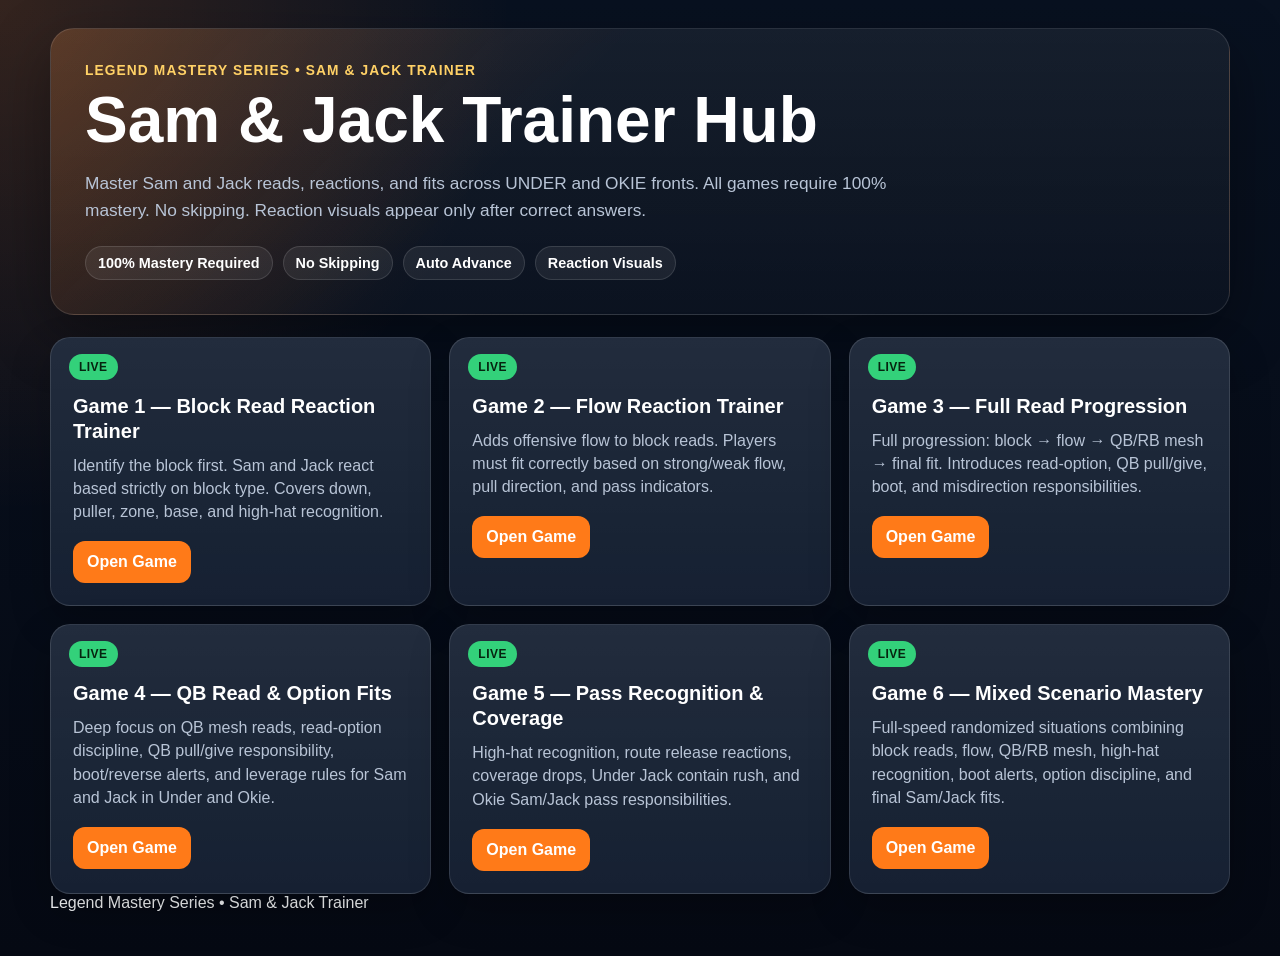
<file: index.html>
<!doctype html>
<html lang="en">
<head>
<meta charset="utf-8" />
<meta name="viewport" content="width=device-width,initial-scale=1" />
<title>Sam & Jack Trainer — Legend Mastery Series</title>
<link rel="stylesheet" href="styles.css" />
</head>

<body>
<div class="wrap">

<header class="hero">
  <div class="kicker">Legend Mastery Series • Sam & Jack Trainer</div>
  <h1>Sam & Jack Trainer Hub</h1>
  <p class="sub">
    Master Sam and Jack reads, reactions, and fits across UNDER and OKIE fronts.
    All games require 100% mastery. No skipping. Reaction visuals appear only after correct answers.
  </p>

  <div class="pills">
    <span class="pill">100% Mastery Required</span>
    <span class="pill">No Skipping</span>
    <span class="pill">Auto Advance</span>
    <span class="pill">Reaction Visuals</span>
  </div>
</header>

<section class="grid">

  <!-- GAME 1 -->
  <article class="repo-card">
    <h3><a href="games/game1.html">Game 1 — Block Read Reaction Trainer</a></h3>
    <p class="muted">
      Identify the block first. Sam and Jack react based strictly on block type.
      Covers down, puller, zone, base, and high-hat recognition.
    </p>
    <div class="btn-row">
      <a class="btn" href="games/game1.html">Open Game</a>
      <span class="status live">Live</span>
    </div>
  </article>

  <!-- GAME 2 -->
  <article class="repo-card">
    <h3><a href="games/game2.html">Game 2 — Flow Reaction Trainer</a></h3>
    <p class="muted">
      Adds offensive flow to block reads. Players must fit correctly based on
      strong/weak flow, pull direction, and pass indicators.
    </p>
    <div class="btn-row">
      <a class="btn" href="games/game2.html">Open Game</a>
      <span class="status live">Live</span>
    </div>
  </article>

  <!-- GAME 3 -->
  <article class="repo-card">
    <h3><a href="games/game3.html">Game 3 — Full Read Progression</a></h3>
    <p class="muted">
      Full progression: block → flow → QB/RB mesh → final fit.
      Introduces read-option, QB pull/give, boot, and misdirection responsibilities.
    </p>
    <div class="btn-row">
      <a class="btn" href="games/game3.html">Open Game</a>
      <span class="status live">Live</span>
    </div>
  </article>

  <!-- GAME 4 -->
<article class="repo-card">
  <h3><a href="games/game4.html">Game 4 — QB Read & Option Fits</a></h3>
  <p class="muted">
    Deep focus on QB mesh reads, read-option discipline, QB pull/give responsibility,
    boot/reverse alerts, and leverage rules for Sam and Jack in Under and Okie.
  </p>
  <div class="btn-row">
    <a class="btn" href="games/game4.html">Open Game</a>
    <span class="status live">Live</span>
  </div>
</article>

  <!-- GAME 5 -->
<article class="repo-card">
  <h3><a href="games/game5.html">Game 5 — Pass Recognition & Coverage</a></h3>
  <p class="muted">
    High-hat recognition, route release reactions, coverage drops, Under Jack contain rush,
    and Okie Sam/Jack pass responsibilities.
  </p>
  <div class="btn-row">
    <a class="btn" href="games/game5.html">Open Game</a>
    <span class="status live">Live</span>
  </div>
</article>

  <!-- GAME 6 -->
<article class="repo-card">
  <h3><a href="games/game6.html">Game 6 — Mixed Scenario Mastery</a></h3>
  <p class="muted">
    Full-speed randomized situations combining block reads, flow, QB/RB mesh,
    high-hat recognition, boot alerts, option discipline, and final Sam/Jack fits.
  </p>
  <div class="btn-row">
    <a class="btn" href="games/game6.html">Open Game</a>
    <span class="status live">Live</span>
  </div>
</article>

</section>

<footer class="footer">
  Legend Mastery Series • Sam & Jack Trainer
</footer>

</div>
</body>
</html>
</file>
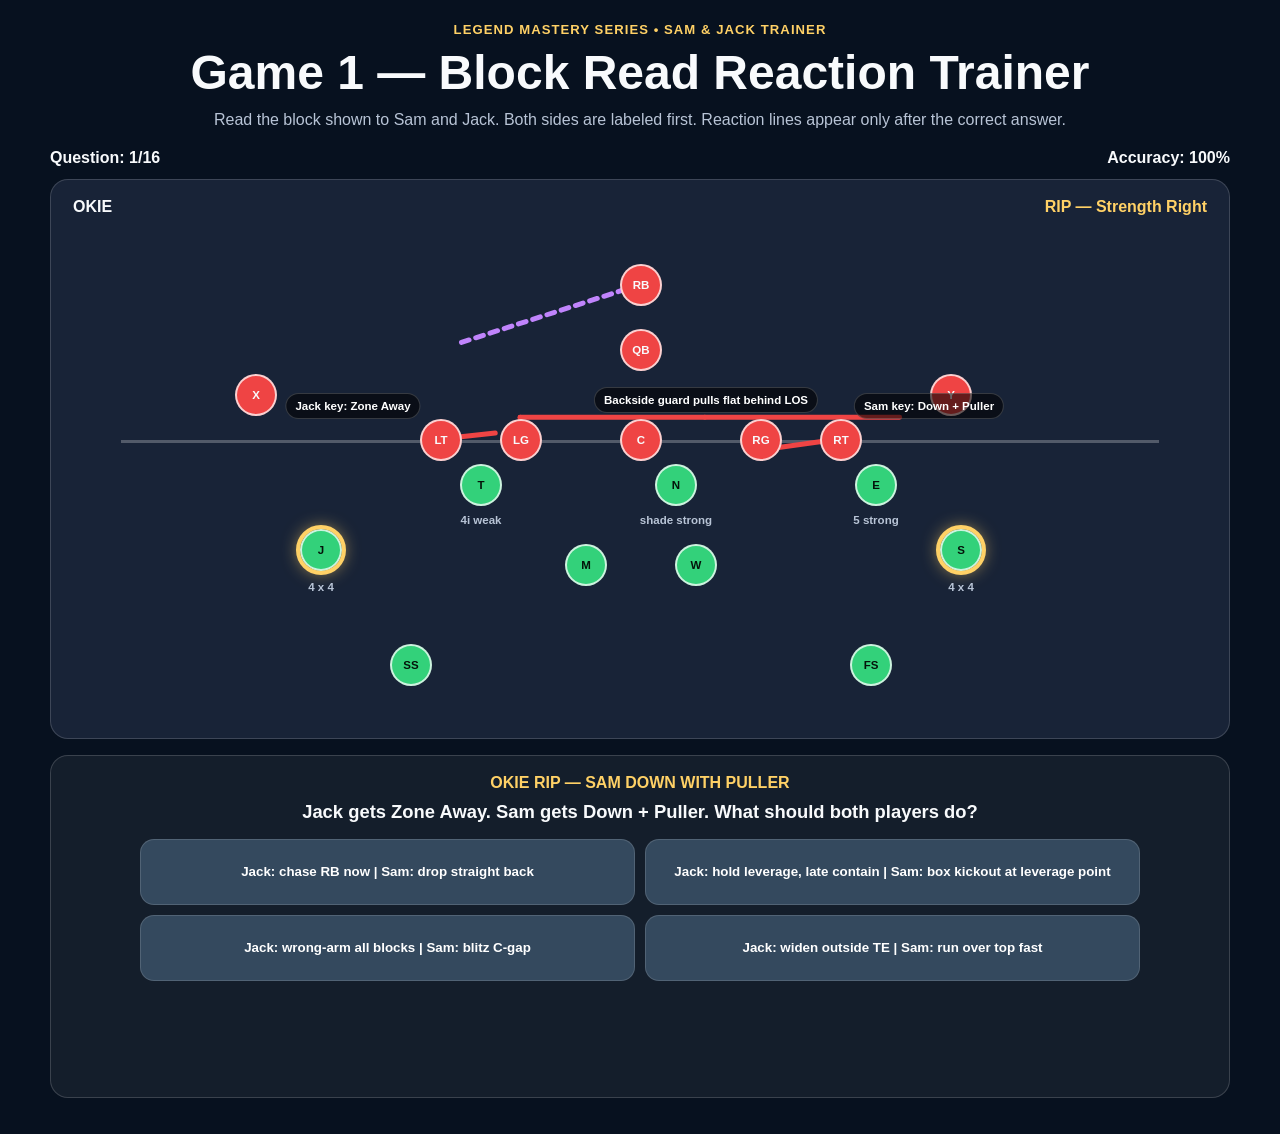
<file: games/game1.html>
<!doctype html>
<html lang="en">
<head>
<meta charset="utf-8" />
<meta name="viewport" content="width=device-width,initial-scale=1" />
<title>Game 1 — Sam & Jack Block Read Trainer</title>

<style>
:root{
  --bg:#07111f;
  --field:#182337;
  --text:#f8fafc;
  --muted:#b8c4d6;
  --red:#ef4444;
  --green:#33d17a;
  --blue:#4da3ff;
  --yellow:#ffd166;
  --purple:#c084fc;
}
*{box-sizing:border-box}
body{margin:0;font-family:Arial,Helvetica,sans-serif;background:var(--bg);color:var(--text)}
.wrap{width:min(1180px,calc(100% - 28px));margin:0 auto;padding:22px 0 36px}
header{text-align:center}
.kicker{color:var(--yellow);font-weight:900;text-transform:uppercase;letter-spacing:.08em;font-size:.82rem}
h1{margin:8px 0;font-size:clamp(1.8rem,4vw,3rem)}
.sub{color:var(--muted);max-width:920px;margin:0 auto;line-height:1.45}
.hud{display:flex;justify-content:space-between;margin:18px 0 12px;font-weight:900}
.field{position:relative;height:560px;border-radius:18px;background:var(--field);border:1px solid rgba(255,255,255,.16);overflow:hidden}
.los{position:absolute;left:70px;right:70px;top:260px;border-top:3px solid rgba(255,255,255,.25)}
.front-title{position:absolute;left:22px;top:18px;font-weight:900}
.strength{position:absolute;right:22px;top:18px;font-weight:900;color:var(--yellow)}
.player{position:absolute;width:42px;height:42px;border-radius:50%;display:flex;align-items:center;justify-content:center;font-size:.72rem;font-weight:900;transform:translate(-50%,-50%);border:2px solid rgba(255,255,255,.75);z-index:8}
.off{background:var(--red)}
.def{background:var(--green);color:#04130a}
.focus{outline:4px solid var(--yellow);box-shadow:0 0 18px rgba(255,209,102,.8)}
.tag,.read-label{position:absolute;transform:translate(-50%,-50%);font-size:.72rem;font-weight:900;z-index:12;white-space:nowrap}
.tag{color:var(--muted)}
.read-label{background:rgba(0,0,0,.58);border:1px solid rgba(255,255,255,.18);padding:6px 9px;border-radius:999px;color:white}
svg{position:absolute;inset:0;width:100%;height:100%;pointer-events:none;z-index:5}
.block-line{stroke:var(--red);stroke-width:5;fill:none;stroke-linecap:round;stroke-linejoin:round;marker-end:url(#arrowRed)}
.ball-line{stroke:var(--purple);stroke-width:5;fill:none;stroke-dasharray:8 7;stroke-linecap:round;marker-end:url(#arrowPurple)}
.sam-line{stroke:var(--yellow);stroke-width:5;fill:none;stroke-linecap:round;stroke-linejoin:round;marker-end:url(#arrowYellow)}
.jack-line{stroke:var(--blue);stroke-width:5;fill:none;stroke-linecap:round;stroke-linejoin:round;marker-end:url(#arrowBlue)}
.draw{stroke-dasharray:900;stroke-dashoffset:900;animation:drawLine 1.25s ease forwards}
@keyframes drawLine{to{stroke-dashoffset:0}}
.question-card{margin-top:16px;padding:18px;border-radius:18px;border:1px solid rgba(255,255,255,.16);background:rgba(255,255,255,.055);text-align:center}
.scenario-title{color:var(--yellow);font-weight:900;text-transform:uppercase;margin-bottom:8px}
.question{font-size:1.15rem;font-weight:900;margin-bottom:14px;line-height:1.35}
.choices{display:grid;grid-template-columns:repeat(2,1fr);gap:10px;max-width:1000px;margin:0 auto}
button{min-height:66px;border:1px solid rgba(255,255,255,.14);border-radius:14px;background:#34495e;color:white;font-weight:900;cursor:pointer;padding:10px;line-height:1.25}
button:hover{filter:brightness(1.12)}
button:disabled{opacity:.55;cursor:not-allowed}
.feedback{min-height:84px;margin-top:14px;font-weight:800;line-height:1.45;color:var(--muted)}
.correct{color:var(--green)}
.incorrect{color:#ff8a8a}
.complete{display:none;margin-top:16px;padding:18px;border-radius:18px;background:rgba(51,209,122,.12);border:1px solid rgba(51,209,122,.35);text-align:center}
@media(max-width:760px){.field{height:500px}.choices{grid-template-columns:1fr}.player{width:36px;height:36px;font-size:.64rem}}
</style>
</head>

<body>
<div class="wrap">

<header>
  <div class="kicker">Legend Mastery Series • Sam & Jack Trainer</div>
  <h1>Game 1 — Block Read Reaction Trainer</h1>
  <p class="sub">
    Read the block shown to Sam and Jack. Both sides are labeled first. Reaction lines appear only after the correct answer.
  </p>
</header>

<section class="hud">
  <div>Question: <span id="qNum">1</span>/<span id="qTotal">16</span></div>
  <div>Accuracy: <span id="accuracy">100</span>%</div>
</section>

<section class="field" id="field">
  <div class="front-title" id="frontTitle"></div>
  <div class="strength" id="strengthTitle"></div>
  <div class="los"></div>

  <svg id="svg" viewBox="0 0 1180 560" preserveAspectRatio="none">
    <defs>
      <marker id="arrowRed" markerWidth="10" markerHeight="10" refX="8" refY="3" orient="auto">
        <path d="M0,0 L0,6 L9,3 z" fill="#ef4444"></path>
      </marker>
      <marker id="arrowPurple" markerWidth="10" markerHeight="10" refX="8" refY="3" orient="auto">
        <path d="M0,0 L0,6 L9,3 z" fill="#c084fc"></path>
      </marker>
      <marker id="arrowYellow" markerWidth="10" markerHeight="10" refX="8" refY="3" orient="auto">
        <path d="M0,0 L0,6 L9,3 z" fill="#ffd166"></path>
      </marker>
      <marker id="arrowBlue" markerWidth="10" markerHeight="10" refX="8" refY="3" orient="auto">
        <path d="M0,0 L0,6 L9,3 z" fill="#4da3ff"></path>
      </marker>
    </defs>
  </svg>
</section>

<section class="question-card">
  <div class="scenario-title" id="scenarioTitle"></div>
  <div class="question" id="questionText"></div>
  <div class="choices" id="choices"></div>
  <div class="feedback" id="feedback"></div>
</section>

<section class="complete" id="completeBox">
  <h2>Game Complete</h2>
  <p id="finalScore"></p>
  <button onclick="restartGame()">Restart Game</button>
</section>

</div>

<script>
const field = document.getElementById("field");
const svg = document.getElementById("svg");

const scenarios = [
  S("UNDER","RIP","Under Rip — Jack Down With Puller","Down + Puller","Base / Gap-Hinge","jackSpillB","samCutback"),
  S("UNDER","LIZ","Under Liz — Jack Down No Puller","Down — No Puller","Zone Away","jackQB","samCutback"),
  S("UNDER","RIP","Under Rip — Jack Base/Out","Base / Out","Pull Away","jackBaseLOS","samCutback"),
  S("UNDER","LIZ","Under Liz — Jack Zone","Zone","Base / Gap-Hinge","jackZoneLOS","samCutback"),
  S("UNDER","RIP","Under Rip — High Hat","High Hat","High Hat","jackContainRush","samCoverage"),
  S("UNDER","LIZ","Under Liz — Sam Base/Out","Zone Away","Base / Out","jackQB","samCutback"),
  S("UNDER","RIP","Under Rip — Sam Down With Puller","Base / Out","Down + Puller","jackBaseLOS","samBox"),
  S("UNDER","LIZ","Under Liz — Sam High Hat","High Hat","High Hat","jackContainRush","samCoverage"),

  S("OKIE","RIP","Okie Rip — Jack Down With Puller","Down + Puller","Base / Out","jackBoxOff","samCutback"),
  S("OKIE","LIZ","Okie Liz — Jack Down No Puller","Down — No Puller","Zone Away","jackLateContain","samCutback"),
  S("OKIE","RIP","Okie Rip — Jack Zone To Him","Zone","Pull Away","jackBoxQB","samCutback"),
  S("OKIE","LIZ","Okie Liz — Jack Base/Out","Base / Out","Zone Away","jackSetEdge","samCutback"),
  S("OKIE","RIP","Okie Rip — Sam Down With Puller","Zone Away","Down + Puller","jackLateContain","samBox"),
  S("OKIE","LIZ","Okie Liz — Sam Zone To Him","Base / Out","Zone","jackSetEdge","samForceBounce"),
  S("OKIE","RIP","Okie Rip — High Hat","High Hat","High Hat","jackCoverage","samCoverage"),
  S("OKIE","LIZ","Okie Liz — Jack Ball Away / No C-Gap","Zone Away","Down — No Puller","jackLateContain","samCutback")
];

let order = [];
let current = 0;
let correct = 0;
let attempts = 0;
let locked = false;

function S(front,strength,title,jackBlock,samBlock,jackReaction,samReaction){
  return {
    front,
    strength,
    title,
    jackBlock,
    samBlock,
    jackReaction,
    samReaction,
    correct:`Jack: ${shortLabel(jackReaction)} | Sam: ${shortLabel(samReaction)}`,
    question:`Jack gets ${jackBlock}. Sam gets ${samBlock}. What should both players do?`
  };
}

function shortLabel(r){
  const m = {
    jackSpillB:"spill flat, then vertical B-gap",
    jackQB:"squeeze and play QB leverage",
    jackBaseLOS:"base lockout, square, sit gap",
    jackZoneLOS:"hands, vertical key, set edge",
    jackContainRush:"contain rush, QB depth rule",
    jackBoxOff:"box kickout at leverage point",
    jackLateContain:"hold leverage, late contain",
    jackBoxQB:"box ball inside, QB point",
    jackSetEdge:"set edge at leverage point",
    jackCoverage:"step LOS, open to coverage",
    samCutback:"inside slow cutback to open gap",
    samCoverage:"step LOS, open to coverage",
    samBox:"box kickout at leverage point",
    samForceBounce:"hold bounce, then B cutback"
  };
  return m[r];
}

function longExplain(r, who){
  const m = {
    jackSpillB:`${who}: tackle blocks down, backside guard pulls flat behind the LOS. Flatten under the puller line, wrong-arm/spill, then cross vertical into the backfield in B-gap.`,
    jackQB:`${who}: down with no puller from the LOS means squeeze, stay square, and play leverage on the QB. Do not chase the give.`,
    jackBaseLOS:`${who}: base/out on the LOS means inside hand to center chest, outside hand to shoulder, half-man leverage, lock out, square, and sit in the assigned gap.`,
    jackZoneLOS:`${who}: zone on the LOS means hands like base, work the key vertical, set the edge with the key’s body, and keep outside leverage.`,
    jackContainRush:`${who}: high hat on the LOS means contain rush. Rush through your gap, keep outside shoulder, and never run past QB depth.`,
    jackBoxOff:`${who}: off the ball with down/puller means win to the leverage point just outside the OT, box the kickout, and force the ball back inside.`,
    jackLateContain:`${who}: no C-gap player to your side means do not cut back. Hold leverage for reverse, boot, broken play, or QB pull.`,
    jackBoxQB:`${who}: off-ball zone/read side means box the ball back inside and play the inside point of the QB.`,
    jackSetEdge:`${who}: base/out off the ball means attack the leverage point just outside the OT, set a hard edge, and keep outside arm free.`,
    jackCoverage:`${who}: high hat off the ball means short step toward the LOS, open, then gain depth away from the LOS into coverage.`,
    samCutback:`${who}: with a 5-tech to your side, read your key, confirm ball away, stay square, and slow cutback inside to the open gap.`,
    samCoverage:`${who}: high hat off the ball means short step toward the LOS, open, then gain depth away from the LOS into coverage.`,
    samBox:`${who}: down/puller to you off the ball means win to the leverage point just outside the OT, box the kickout, and force the ball back inside.`,
    samForceBounce:`${who}: zone/base flow to you means hold for bounce, then work square into B-gap cutback as the ball declares.`
  };
  return m[r];
}

function shuffle(arr){
  const a = [...arr];
  for(let i=a.length-1;i>0;i--){
    const j=Math.floor(Math.random()*(i+1));
    [a[i],a[j]]=[a[j],a[i]];
  }
  return a;
}

function startGame(){
  order = shuffle(scenarios);
  current = 0;
  correct = 0;
  attempts = 0;
  locked = false;
  document.getElementById("qTotal").textContent = order.length;
  document.getElementById("completeBox").style.display = "none";
  loadScenario();
}

function restartGame(){
  startGame();
  window.scrollTo({top:0,behavior:"smooth"});
}

function loadScenario(){
  locked = false;
  const s = order[current];
  clearField();

  document.getElementById("qNum").textContent = current + 1;
  document.getElementById("frontTitle").textContent = s.front;
  document.getElementById("strengthTitle").textContent = `${s.strength} — ${s.strength === "RIP" ? "Strength Right" : "Strength Left"}`;
  document.getElementById("scenarioTitle").textContent = s.title;
  document.getElementById("questionText").textContent = s.question;
  document.getElementById("feedback").textContent = "";
  document.getElementById("feedback").className = "feedback";

  updateAccuracy();
  drawOffense();
  if(s.front === "UNDER") drawUnder(s.strength === "RIP");
  if(s.front === "OKIE") drawOkie(s.strength === "RIP");

  drawBlocks(s);
  renderChoices(s);
}

function clearField(){
  [...field.querySelectorAll(".player,.tag,.read-label")].forEach(e => e.remove());
  [...svg.querySelectorAll("path")].forEach(e => e.remove());
}

function drawOffense(){
  addPlayer("X",205,215,"off");
  addPlayer("LT",390,260,"off");
  addPlayer("LG",470,260,"off");
  addPlayer("C",590,260,"off");
  addPlayer("RG",710,260,"off");
  addPlayer("RT",790,260,"off");
  addPlayer("Y",900,215,"off");
  addPlayer("QB",590,170,"off");
  addPlayer("RB",590,105,"off");
}

function drawUnder(rip){
  if(rip){
    addPlayer("E",825,305,"def"); label("5 strong",825,340,"tag");
    addPlayer("N",625,305,"def"); label("shade strong",625,340,"tag");
    addPlayer("T",430,305,"def"); label("3 weak",430,340,"tag");
    addPlayer("J",355,305,"def focus"); label("5 weak",355,340,"tag");
    addPlayer("S",910,370,"def focus"); label("off ball",910,407,"tag");
  } else {
    addPlayer("E",355,305,"def"); label("5 strong",355,340,"tag");
    addPlayer("N",555,305,"def"); label("shade strong",555,340,"tag");
    addPlayer("T",750,305,"def"); label("3 weak",750,340,"tag");
    addPlayer("J",825,305,"def focus"); label("5 weak",825,340,"tag");
    addPlayer("S",270,370,"def focus"); label("off ball",270,407,"tag");
  }
  addPlayer("M",535,385,"def");
  addPlayer("W",645,385,"def");
  addPlayer("SS",360,485,"def");
  addPlayer("FS",820,485,"def");
}

function drawOkie(rip){
  if(rip){
    addPlayer("E",825,305,"def"); label("5 strong",825,340,"tag");
    addPlayer("N",625,305,"def"); label("shade strong",625,340,"tag");
    addPlayer("T",430,305,"def"); label("4i weak",430,340,"tag");
    addPlayer("J",270,370,"def focus"); label("4 x 4",270,407,"tag");
    addPlayer("S",910,370,"def focus"); label("4 x 4",910,407,"tag");
  } else {
    addPlayer("E",355,305,"def"); label("5 strong",355,340,"tag");
    addPlayer("N",555,305,"def"); label("shade strong",555,340,"tag");
    addPlayer("T",750,305,"def"); label("4i weak",750,340,"tag");
    addPlayer("J",910,370,"def focus"); label("4 x 4",910,407,"tag");
    addPlayer("S",270,370,"def focus"); label("4 x 4",270,407,"tag");
  }
  addPlayer("M",535,385,"def");
  addPlayer("W",645,385,"def");
  addPlayer("SS",360,485,"def");
  addPlayer("FS",820,485,"def");
}

function P(s){
  const rip = s.strength === "RIP";
  if(rip){
    return {
      jackOT:{x:390,y:260,dir:-1,side:"left"},
      samOT:{x:790,y:260,dir:1,side:"right"},
      jack:{x:s.front==="UNDER"?355:270,y:s.front==="UNDER"?305:370},
      sam:{x:910,y:370},
      jackEdge:{x:350,y:255},
      samEdge:{x:875,y:255},
      jackInside:{x:455,y:330},
      samInside:{x:785,y:330}
    };
  }
  return {
    jackOT:{x:790,y:260,dir:1,side:"right"},
    samOT:{x:390,y:260,dir:-1,side:"left"},
    jack:{x:s.front==="UNDER"?825:910,y:s.front==="UNDER"?305:370},
    sam:{x:270,y:370},
    jackEdge:{x:830,y:255},
    samEdge:{x:305,y:255},
    jackInside:{x:725,y:330},
    samInside:{x:395,y:330}
  };
}

function drawBlocks(s){
  const p = P(s);
  drawBlockAt(p.jackOT, s.jackBlock, "Jack key: " + s.jackBlock);
  drawBlockAt(p.samOT, s.samBlock, "Sam key: " + s.samBlock);
  path(590,105, s.strength==="RIP" ? 405 : 775, 165, "ball-line");
}

function drawBlockAt(key, block, text){
  const d = key.dir;

  if(block === "Down + Puller"){
    path(key.x,key.y,key.x-d*72,key.y+10,"block-line");
    drawFlatBacksideGuardPull(key.side);
  }

  if(block === "Down — No Puller"){
    path(key.x,key.y,key.x-d*75,key.y+10,"block-line");
  }

  if(block === "Zone"){
    path(key.x,key.y,key.x+d*58,key.y-8,"block-line");
  }

  if(block === "Zone Away"){
    path(key.x,key.y,key.x-d*55,key.y-6,"block-line");
  }

  if(block === "Base / Out"){
    path(key.x,key.y,key.x+d*68,key.y+4,"block-line");
  }

  if(block === "Pull Away"){
    path(key.x,key.y,key.x-d*130,key.y+18,"block-line");
  }

  if(block === "High Hat"){
    path(key.x,key.y,key.x,key.y-62,"block-line");
  }

  if(block === "Base / Gap-Hinge"){
    path(key.x,key.y,key.x+d*45,key.y+4,"block-line");
    path(key.x+d*45,key.y+4,key.x+d*78,key.y+28,"block-line");
  }

  label(text, key.x + d*88, key.y-34, "read-label");
}

function drawFlatBacksideGuardPull(targetSide){
  /*
    Puller stays on QB/RB side of the LOS.
    LOS is y=260.
    Pull path is behind LOS at y=238.
  */
  const pullY = 238;

  if(targetSide === "left"){
    path(710,260,710,pullY,"block-line");
    path(710,pullY,525,pullY,"block-line");
    path(525,pullY,330,pullY,"block-line");
    label("Backside guard pulls flat behind LOS",525,pullY-18,"read-label");
  } else {
    path(470,260,470,pullY,"block-line");
    path(470,pullY,655,pullY,"block-line");
    path(655,pullY,850,pullY,"block-line");
    label("Backside guard pulls flat behind LOS",655,pullY-18,"read-label");
  }
}

function renderChoices(s){
  const box = document.getElementById("choices");
  box.innerHTML = "";

  const choices = shuffle([
    s.correct,
    "Jack: chase RB now | Sam: drop straight back",
    "Jack: widen outside TE | Sam: run over top fast",
    "Jack: wrong-arm all blocks | Sam: blitz C-gap"
  ]);

  choices.forEach(choice=>{
    const btn = document.createElement("button");
    btn.textContent = choice;
    btn.onclick = () => submitAnswer(choice, s);
    box.appendChild(btn);
  });
}

function submitAnswer(choice, s){
  if(locked) return;
  attempts++;

  if(choice !== s.correct){
    document.getElementById("feedback").className = "feedback incorrect";
    document.getElementById("feedback").textContent = "Not yet. Option A rule: no reaction lines until the correct answer is selected.";
    updateAccuracy();
    return;
  }

  locked = true;
  correct++;
  [...document.querySelectorAll("#choices button")].forEach(b=>b.disabled=true);

  drawReactions(s);

  const fb = document.getElementById("feedback");
  fb.className = "feedback correct";
  fb.textContent = `${longExplain(s.jackReaction,"Jack")} ${longExplain(s.samReaction,"Sam")}`;

  updateAccuracy();

  setTimeout(()=>{
    current++;
    if(current >= order.length) endGame();
    else loadScenario();
  }, 7500);
}

function drawReactions(s){
  const p = P(s);
  drawReaction("jack", p, s.jackReaction);
  drawReaction("sam", p, s.samReaction);
}

function drawReaction(who, p, reaction){
  const isJack = who === "jack";
  const cls = isJack ? "jack-line draw" : "sam-line draw";
  const name = isJack ? "Jack" : "Sam";
  const start = isJack ? p.jack : p.sam;
  const edge = isJack ? p.jackEdge : p.samEdge;
  const inside = isJack ? p.jackInside : p.samInside;
  const toCenter = start.x > 590 ? -1 : 1;

  if(reaction === "jackSpillB"){
    /*
      Spill path:
      - works between pull course and backside of OL
      - runs flat under puller
      - turns vertical toward QB/RB into B-gap
    */
    const spillY = 282;
    const turnX = edge.x < 590 ? 430 : 750;

    path(start.x,start.y,turnX,spillY,cls);
    path(turnX,spillY,turnX,220,cls);
    label(`${name}: spill under puller → vertical B`,turnX,204,"read-label");
  }

  if(reaction === "jackQB"){
    path(start.x,start.y,edge.x,edge.y,cls);
    path(edge.x,edge.y,edge.x + toCenter*36,edge.y-42,cls);
    label(`${name}: squeeze / QB leverage`,edge.x,edge.y-60,"read-label");
  }

  if(reaction === "jackBaseLOS"){
    path(start.x,start.y,edge.x,edge.y,cls);
    label(`${name}: lockout / square / sit gap`,edge.x,edge.y-30,"read-label");
  }

  if(reaction === "jackZoneLOS"){
    path(start.x,start.y,edge.x,edge.y,cls);
    path(edge.x,edge.y,edge.x-toCenter*18,edge.y-50,cls);
    label(`${name}: hands / vertical key / edge`,edge.x,edge.y-70,"read-label");
  }

  if(reaction === "jackContainRush"){
    path(start.x,start.y,edge.x,edge.y,cls);
    path(edge.x,edge.y,edge.x + toCenter*28,edge.y-72,cls);
    label(`${name}: contain rush`,edge.x,edge.y-92,"read-label");
  }

  if(reaction === "jackBoxOff" || reaction === "jackSetEdge"){
    path(start.x,start.y,edge.x,edge.y,cls);
    label(`${name}: leverage point / set edge`,edge.x,edge.y-30,"read-label");
  }

  if(reaction === "jackLateContain"){
    path(start.x,start.y,start.x + toCenter*20,start.y-30,cls);
    label(`${name}: hold / late contain`,start.x + toCenter*38,start.y-55,"read-label");
  }

  if(reaction === "jackBoxQB"){
    path(start.x,start.y,edge.x,edge.y,cls);
    path(edge.x,edge.y,edge.x + toCenter*45,edge.y-35,cls);
    label(`${name}: box inside / QB point`,edge.x,edge.y-55,"read-label");
  }

  if(reaction === "jackCoverage"){
    path(start.x,start.y,edge.x,edge.y,cls);
    path(edge.x,edge.y,edge.x - toCenter*48,edge.y + 72,cls);
    label(`${name}: step LOS → open/depth`,edge.x,edge.y+92,"read-label");
  }

  if(reaction === "samCutback"){
    path(start.x,start.y,start.x + toCenter*52,start.y-10,cls);
    path(start.x + toCenter*52,start.y-10,inside.x,inside.y,cls);
    label(`${name}: inside slow cutback`,inside.x,inside.y-28,"read-label");
  }

  if(reaction === "samCoverage"){
    path(start.x,start.y,edge.x,edge.y,cls);
    path(edge.x,edge.y,edge.x - toCenter*48,edge.y + 72,cls);
    label(`${name}: step LOS → open/depth`,edge.x,edge.y+92,"read-label");
  }

  if(reaction === "samBox"){
    path(start.x,start.y,edge.x,edge.y,cls);
    label(`${name}: box at leverage point`,edge.x,edge.y-30,"read-label");
  }

  if(reaction === "samForceBounce"){
    path(start.x,start.y,edge.x,edge.y,cls);
    path(edge.x,edge.y,inside.x,inside.y,cls);
    label(`${name}: hold bounce → B cutback`,inside.x,inside.y-28,"read-label");
  }
}

function updateAccuracy(){
  document.getElementById("accuracy").textContent = attempts === 0 ? 100 : Math.round((correct/attempts)*100);
}

function endGame(){
  document.getElementById("completeBox").style.display = "block";
  document.getElementById("finalScore").textContent = `Final Accuracy: ${Math.round((correct/attempts)*100)}%`;
}

function addPlayer(txt,x,y,cls){
  const el = document.createElement("div");
  el.className = "player " + cls;
  el.style.left = x + "px";
  el.style.top = y + "px";
  el.textContent = txt;
  field.appendChild(el);
}

function label(txt,x,y,cls){
  const el = document.createElement("div");
  el.className = cls;
  el.style.left = x + "px";
  el.style.top = y + "px";
  el.textContent = txt;
  field.appendChild(el);
}

function path(x1,y1,x2,y2,cls){
  const p = document.createElementNS("http://www.w3.org/2000/svg","path");
  p.setAttribute("d",`M ${x1} ${y1} L ${x2} ${y2}`);
  p.setAttribute("class",cls);
  svg.appendChild(p);
}

startGame();
</script>
</body>
</html>
</file>
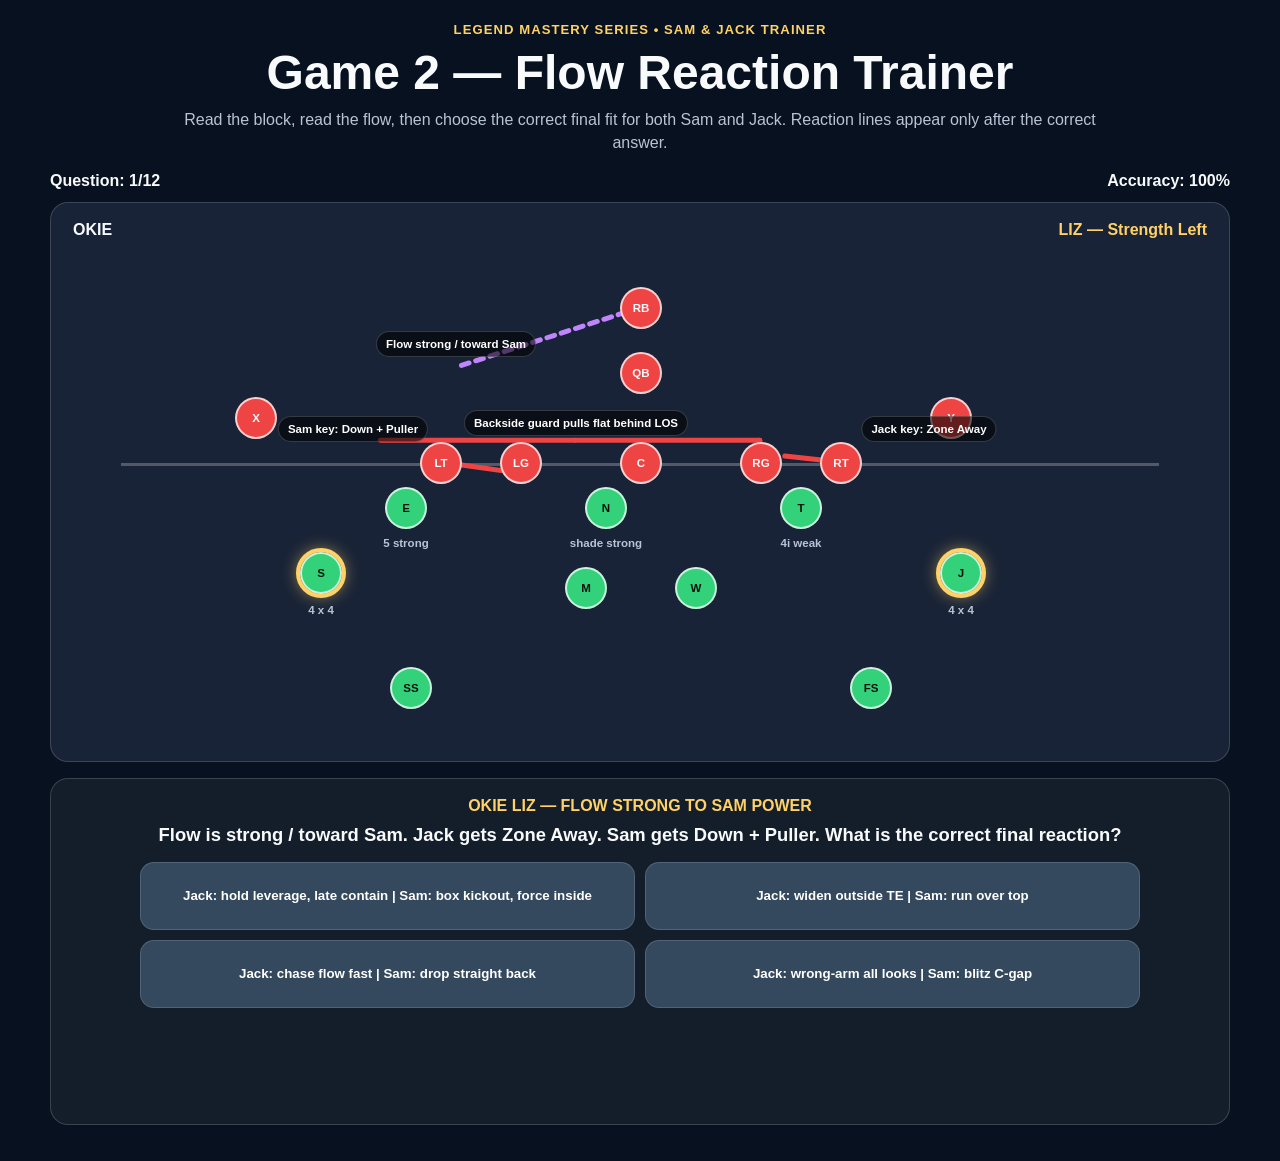
<file: games/game2.html>
<!doctype html>
<html lang="en">
<head>
<meta charset="utf-8" />
<meta name="viewport" content="width=device-width,initial-scale=1" />
<title>Game 2 — Flow Reaction Trainer</title>

<style>
:root{
  --bg:#07111f;
  --field:#182337;
  --text:#f8fafc;
  --muted:#b8c4d6;
  --red:#ef4444;
  --green:#33d17a;
  --blue:#4da3ff;
  --yellow:#ffd166;
  --purple:#c084fc;
}
*{box-sizing:border-box}
body{margin:0;font-family:Arial,Helvetica,sans-serif;background:var(--bg);color:var(--text)}
.wrap{width:min(1180px,calc(100% - 28px));margin:0 auto;padding:22px 0 36px}
header{text-align:center}
.kicker{color:var(--yellow);font-weight:900;text-transform:uppercase;letter-spacing:.08em;font-size:.82rem}
h1{margin:8px 0;font-size:clamp(1.8rem,4vw,3rem)}
.sub{color:var(--muted);max-width:920px;margin:0 auto;line-height:1.45}
.hud{display:flex;justify-content:space-between;margin:18px 0 12px;font-weight:900}
.field{position:relative;height:560px;border-radius:18px;background:var(--field);border:1px solid rgba(255,255,255,.16);overflow:hidden}
.los{position:absolute;left:70px;right:70px;top:260px;border-top:3px solid rgba(255,255,255,.25)}
.front-title{position:absolute;left:22px;top:18px;font-weight:900}
.strength{position:absolute;right:22px;top:18px;font-weight:900;color:var(--yellow)}
.player{position:absolute;width:42px;height:42px;border-radius:50%;display:flex;align-items:center;justify-content:center;font-size:.72rem;font-weight:900;transform:translate(-50%,-50%);border:2px solid rgba(255,255,255,.75);z-index:8}
.off{background:var(--red)}
.def{background:var(--green);color:#04130a}
.focus{outline:4px solid var(--yellow);box-shadow:0 0 18px rgba(255,209,102,.8)}
.tag,.read-label{position:absolute;transform:translate(-50%,-50%);font-size:.72rem;font-weight:900;z-index:12;white-space:nowrap}
.tag{color:var(--muted)}
.read-label{background:rgba(0,0,0,.58);border:1px solid rgba(255,255,255,.18);padding:6px 9px;border-radius:999px;color:white}
svg{position:absolute;inset:0;width:100%;height:100%;pointer-events:none;z-index:5}
.block-line{stroke:var(--red);stroke-width:5;fill:none;stroke-linecap:round;stroke-linejoin:round;marker-end:url(#arrowRed)}
.ball-line{stroke:var(--purple);stroke-width:5;fill:none;stroke-dasharray:8 7;stroke-linecap:round;marker-end:url(#arrowPurple)}
.sam-line{stroke:var(--yellow);stroke-width:5;fill:none;stroke-linecap:round;stroke-linejoin:round;marker-end:url(#arrowYellow)}
.jack-line{stroke:var(--blue);stroke-width:5;fill:none;stroke-linecap:round;stroke-linejoin:round;marker-end:url(#arrowBlue)}
.draw{stroke-dasharray:900;stroke-dashoffset:900;animation:drawLine 1.25s ease forwards}
@keyframes drawLine{to{stroke-dashoffset:0}}
.question-card{margin-top:16px;padding:18px;border-radius:18px;border:1px solid rgba(255,255,255,.16);background:rgba(255,255,255,.055);text-align:center}
.scenario-title{color:var(--yellow);font-weight:900;text-transform:uppercase;margin-bottom:8px}
.question{font-size:1.15rem;font-weight:900;margin-bottom:14px;line-height:1.35}
.choices{display:grid;grid-template-columns:repeat(2,1fr);gap:10px;max-width:1000px;margin:0 auto}
button{min-height:68px;border:1px solid rgba(255,255,255,.14);border-radius:14px;background:#34495e;color:white;font-weight:900;cursor:pointer;padding:10px;line-height:1.25}
button:hover{filter:brightness(1.12)}
button:disabled{opacity:.55;cursor:not-allowed}
.feedback{min-height:84px;margin-top:14px;font-weight:800;line-height:1.45;color:var(--muted)}
.correct{color:var(--green)}
.incorrect{color:#ff8a8a}
.complete{display:none;margin-top:16px;padding:18px;border-radius:18px;background:rgba(51,209,122,.12);border:1px solid rgba(51,209,122,.35);text-align:center}
@media(max-width:760px){.field{height:500px}.choices{grid-template-columns:1fr}.player{width:36px;height:36px;font-size:.64rem}}
</style>
</head>

<body>
<div class="wrap">

<header>
  <div class="kicker">Legend Mastery Series • Sam & Jack Trainer</div>
  <h1>Game 2 — Flow Reaction Trainer</h1>
  <p class="sub">
    Read the block, read the flow, then choose the correct final fit for both Sam and Jack.
    Reaction lines appear only after the correct answer.
  </p>
</header>

<section class="hud">
  <div>Question: <span id="qNum">1</span>/<span id="qTotal">12</span></div>
  <div>Accuracy: <span id="accuracy">100</span>%</div>
</section>

<section class="field" id="field">
  <div class="front-title" id="frontTitle"></div>
  <div class="strength" id="strengthTitle"></div>
  <div class="los"></div>

  <svg id="svg" viewBox="0 0 1180 560" preserveAspectRatio="none">
    <defs>
      <marker id="arrowRed" markerWidth="10" markerHeight="10" refX="8" refY="3" orient="auto">
        <path d="M0,0 L0,6 L9,3 z" fill="#ef4444"></path>
      </marker>
      <marker id="arrowPurple" markerWidth="10" markerHeight="10" refX="8" refY="3" orient="auto">
        <path d="M0,0 L0,6 L9,3 z" fill="#c084fc"></path>
      </marker>
      <marker id="arrowYellow" markerWidth="10" markerHeight="10" refX="8" refY="3" orient="auto">
        <path d="M0,0 L0,6 L9,3 z" fill="#ffd166"></path>
      </marker>
      <marker id="arrowBlue" markerWidth="10" markerHeight="10" refX="8" refY="3" orient="auto">
        <path d="M0,0 L0,6 L9,3 z" fill="#4da3ff"></path>
      </marker>
    </defs>
  </svg>
</section>

<section class="question-card">
  <div class="scenario-title" id="scenarioTitle"></div>
  <div class="question" id="questionText"></div>
  <div class="choices" id="choices"></div>
  <div class="feedback" id="feedback"></div>
</section>

<section class="complete" id="completeBox">
  <h2>Game Complete</h2>
  <p id="finalScore"></p>
  <button onclick="restartGame()">Restart Game</button>
</section>

</div>

<script>
const field = document.getElementById("field");
const svg = document.getElementById("svg");

const scenarios = [
  S("UNDER","RIP","Under Rip — Flow Weak to Jack","weak","Down + Puller","Base / Gap-Hinge","jackSpillB","samInsideCutback"),
  S("UNDER","LIZ","Under Liz — Flow Weak to Jack Zone","weak","Zone","Base / Gap-Hinge","jackZoneLOS","samInsideCutback"),
  S("UNDER","RIP","Under Rip — Flow Strong to Sam Power","strong","Base / Out","Down + Puller","jackBaseLOS","samBox"),
  S("UNDER","LIZ","Under Liz — Flow Strong to Sam Zone","strong","Down — No Puller","Zone","jackQB","samForceBounce"),
  S("UNDER","RIP","Under Rip — Pass Flow / High Hat","pass","High Hat","High Hat","jackContainRush","samCoverage"),
  S("UNDER","LIZ","Under Liz — Ball Away From Sam","weak","Zone","Pull Away","jackZoneLOS","samInsideCutback"),

  S("OKIE","RIP","Okie Rip — Flow Weak to Jack Zone Read","weak","Zone","Pull Away","jackBoxQB","samInsideCutback"),
  S("OKIE","LIZ","Okie Liz — Flow Strong to Sam Power","strong","Zone Away","Down + Puller","jackLateContain","samBox"),
  S("OKIE","RIP","Okie Rip — Flow Strong to Sam Zone","strong","Base / Out","Zone","jackSetEdge","samForceBounce"),
  S("OKIE","LIZ","Okie Liz — Flow Away From Jack","strong","Zone Away","Base / Out","jackLateContain","samSetEdge"),
  S("OKIE","RIP","Okie Rip — Pass Flow / High Hat","pass","High Hat","High Hat","jackCoverage","samCoverage"),
  S("OKIE","LIZ","Okie Liz — Jack Down No Puller / Sam Away","weak","Down — No Puller","Zone Away","jackLateContain","samInsideCutback")
];

let order = [];
let current = 0;
let correct = 0;
let attempts = 0;
let locked = false;

function S(front,strength,title,flow,jackBlock,samBlock,jackReaction,samReaction){
  return {
    front,
    strength,
    title,
    flow,
    jackBlock,
    samBlock,
    jackReaction,
    samReaction,
    correct:`Jack: ${shortLabel(jackReaction)} | Sam: ${shortLabel(samReaction)}`,
    question:`Flow is ${flowLabel(flow)}. Jack gets ${jackBlock}. Sam gets ${samBlock}. What is the correct final reaction?`
  };
}

function flowLabel(flow){
  if(flow === "weak") return "weak / toward Jack";
  if(flow === "strong") return "strong / toward Sam";
  return "pass / high hat";
}

function shortLabel(r){
  const m = {
    jackSpillB:"spill flat, vertical B-gap",
    jackQB:"squeeze, QB leverage",
    jackBaseLOS:"lockout, square, sit gap",
    jackZoneLOS:"hands, vertical key, edge",
    jackContainRush:"contain rush, QB depth",
    jackBoxQB:"box inside, QB point",
    jackLateContain:"hold leverage, late contain",
    jackSetEdge:"set edge, force inside",
    jackCoverage:"step LOS, open/depth",
    samInsideCutback:"inside cutback to open gap",
    samBox:"box kickout, force inside",
    samForceBounce:"hold bounce, B cutback",
    samCoverage:"step LOS, open/depth",
    samSetEdge:"set edge, force inside"
  };
  return m[r];
}

function explain(r, who){
  const m = {
    jackSpillB:`${who}: flow comes to you with down/puller. Spill under the flat puller path, wrong-arm it, then turn vertical into B-gap.`,
    jackQB:`${who}: down with no puller from the LOS. Squeeze, stay square, play QB leverage, and do not chase the give.`,
    jackBaseLOS:`${who}: base/out on the LOS. Inside hand to chest, outside hand to shoulder, half-man leverage, lock out, square, and sit in assigned gap.`,
    jackZoneLOS:`${who}: zone to you on the LOS. Shoot hands like base, work the key vertical, set the edge with the key’s body, and keep outside leverage.`,
    jackContainRush:`${who}: high hat on the LOS. Convert to contain rush, keep outside shoulder, and never run past QB depth.`,
    jackBoxQB:`${who}: off-ball zone read to your side. Box the ball back inside and play the inside point of the QB.`,
    jackLateContain:`${who}: flow away in Okie with no C-gap player to your side. Hold leverage for boot, reverse, broken play, or QB pull.`,
    jackSetEdge:`${who}: base/out off the ball. Attack the leverage point just outside OT, set edge, and force the ball back inside.`,
    jackCoverage:`${who}: high hat off the ball. Step toward LOS, open, then gain coverage depth away from the LOS.`,
    samInsideCutback:`${who}: flow away with a 5-tech to your side. Stay square, confirm ball away, and slow cutback inside to the open gap.`,
    samBox:`${who}: flow comes to you with down/puller. Win to the leverage point just outside OT, box kickout, and force the ball inside.`,
    samForceBounce:`${who}: zone/base flow to you. Hold for bounce, then work square into B-gap cutback as the ball declares.`,
    samCoverage:`${who}: high hat off the ball. Step toward LOS, open, then gain depth away from the LOS into coverage.`,
    samSetEdge:`${who}: base/out flow to you. Attack leverage point just outside OT, set edge, keep outside arm free, and force inside.`
  };
  return m[r];
}

function shuffle(arr){
  const a = [...arr];
  for(let i=a.length-1;i>0;i--){
    const j=Math.floor(Math.random()*(i+1));
    [a[i],a[j]]=[a[j],a[i]];
  }
  return a;
}

function startGame(){
  order = shuffle(scenarios);
  current = 0;
  correct = 0;
  attempts = 0;
  locked = false;
  document.getElementById("qTotal").textContent = order.length;
  document.getElementById("completeBox").style.display = "none";
  loadScenario();
}

function restartGame(){
  startGame();
  window.scrollTo({top:0,behavior:"smooth"});
}

function loadScenario(){
  locked = false;
  const s = order[current];
  clearField();

  document.getElementById("qNum").textContent = current + 1;
  document.getElementById("frontTitle").textContent = s.front;
  document.getElementById("strengthTitle").textContent = `${s.strength} — ${s.strength === "RIP" ? "Strength Right" : "Strength Left"}`;
  document.getElementById("scenarioTitle").textContent = s.title;
  document.getElementById("questionText").textContent = s.question;
  document.getElementById("feedback").textContent = "";
  document.getElementById("feedback").className = "feedback";

  updateAccuracy();
  drawOffense();
  if(s.front === "UNDER") drawUnder(s.strength === "RIP");
  if(s.front === "OKIE") drawOkie(s.strength === "RIP");

  drawBlocksAndFlow(s);
  renderChoices(s);
}

function clearField(){
  [...field.querySelectorAll(".player,.tag,.read-label")].forEach(e => e.remove());
  [...svg.querySelectorAll("path")].forEach(e => e.remove());
}

function drawOffense(){
  addPlayer("X",205,215,"off");
  addPlayer("LT",390,260,"off");
  addPlayer("LG",470,260,"off");
  addPlayer("C",590,260,"off");
  addPlayer("RG",710,260,"off");
  addPlayer("RT",790,260,"off");
  addPlayer("Y",900,215,"off");
  addPlayer("QB",590,170,"off");
  addPlayer("RB",590,105,"off");
}

function drawUnder(rip){
  if(rip){
    addPlayer("E",825,305,"def"); label("5 strong",825,340,"tag");
    addPlayer("N",625,305,"def"); label("shade strong",625,340,"tag");
    addPlayer("T",430,305,"def"); label("3 weak",430,340,"tag");
    addPlayer("J",355,305,"def focus"); label("5 weak",355,340,"tag");
    addPlayer("S",910,370,"def focus"); label("off ball",910,407,"tag");
  } else {
    addPlayer("E",355,305,"def"); label("5 strong",355,340,"tag");
    addPlayer("N",555,305,"def"); label("shade strong",555,340,"tag");
    addPlayer("T",750,305,"def"); label("3 weak",750,340,"tag");
    addPlayer("J",825,305,"def focus"); label("5 weak",825,340,"tag");
    addPlayer("S",270,370,"def focus"); label("off ball",270,407,"tag");
  }
  addPlayer("M",535,385,"def");
  addPlayer("W",645,385,"def");
  addPlayer("SS",360,485,"def");
  addPlayer("FS",820,485,"def");
}

function drawOkie(rip){
  if(rip){
    addPlayer("E",825,305,"def"); label("5 strong",825,340,"tag");
    addPlayer("N",625,305,"def"); label("shade strong",625,340,"tag");
    addPlayer("T",430,305,"def"); label("4i weak",430,340,"tag");
    addPlayer("J",270,370,"def focus"); label("4 x 4",270,407,"tag");
    addPlayer("S",910,370,"def focus"); label("4 x 4",910,407,"tag");
  } else {
    addPlayer("E",355,305,"def"); label("5 strong",355,340,"tag");
    addPlayer("N",555,305,"def"); label("shade strong",555,340,"tag");
    addPlayer("T",750,305,"def"); label("4i weak",750,340,"tag");
    addPlayer("J",910,370,"def focus"); label("4 x 4",910,407,"tag");
    addPlayer("S",270,370,"def focus"); label("4 x 4",270,407,"tag");
  }
  addPlayer("M",535,385,"def");
  addPlayer("W",645,385,"def");
  addPlayer("SS",360,485,"def");
  addPlayer("FS",820,485,"def");
}

function P(s){
  const rip = s.strength === "RIP";
  if(rip){
    return {
      jackOT:{x:390,y:260,dir:-1,side:"left"},
      samOT:{x:790,y:260,dir:1,side:"right"},
      jack:{x:s.front==="UNDER"?355:270,y:s.front==="UNDER"?305:370},
      sam:{x:910,y:370},
      jackEdge:{x:350,y:255},
      samEdge:{x:875,y:255},
      jackInside:{x:455,y:330},
      samInside:{x:785,y:330},
      weakBall:{x:405,y:165},
      strongBall:{x:780,y:165}
    };
  }
  return {
    jackOT:{x:790,y:260,dir:1,side:"right"},
    samOT:{x:390,y:260,dir:-1,side:"left"},
    jack:{x:s.front==="UNDER"?825:910,y:s.front==="UNDER"?305:370},
    sam:{x:270,y:370},
    jackEdge:{x:830,y:255},
    samEdge:{x:305,y:255},
    jackInside:{x:725,y:330},
    samInside:{x:395,y:330},
    weakBall:{x:775,y:165},
    strongBall:{x:405,y:165}
  };
}

function drawBlocksAndFlow(s){
  const p = P(s);
  drawBlockAt(p.jackOT, s.jackBlock, "Jack key: " + s.jackBlock);
  drawBlockAt(p.samOT, s.samBlock, "Sam key: " + s.samBlock);

  if(s.flow === "weak"){
    path(590,105,p.weakBall.x,p.weakBall.y,"ball-line");
    label("Flow weak / toward Jack",p.weakBall.x,p.weakBall.y-24,"read-label");
  } else if(s.flow === "strong"){
    path(590,105,p.strongBall.x,p.strongBall.y,"ball-line");
    label("Flow strong / toward Sam",p.strongBall.x,p.strongBall.y-24,"read-label");
  } else {
    path(590,105,590,175,"ball-line");
    label("Pass set / high hat",590,205,"read-label");
  }
}

function drawBlockAt(key, block, text){
  const d = key.dir;

  if(block === "Down + Puller"){
    path(key.x,key.y,key.x-d*72,key.y+10,"block-line");
    drawFlatBacksideGuardPull(key.side);
  }

  if(block === "Down — No Puller"){
    path(key.x,key.y,key.x-d*75,key.y+10,"block-line");
  }

  if(block === "Zone"){
    path(key.x,key.y,key.x+d*58,key.y-8,"block-line");
  }

  if(block === "Zone Away"){
    path(key.x,key.y,key.x-d*55,key.y-6,"block-line");
  }

  if(block === "Base / Out"){
    path(key.x,key.y,key.x+d*68,key.y+4,"block-line");
  }

  if(block === "Pull Away"){
    path(key.x,key.y,key.x-d*130,key.y+18,"block-line");
  }

  if(block === "High Hat"){
    path(key.x,key.y,key.x,key.y-62,"block-line");
  }

  if(block === "Base / Gap-Hinge"){
    path(key.x,key.y,key.x+d*45,key.y+4,"block-line");
    path(key.x+d*45,key.y+4,key.x+d*78,key.y+28,"block-line");
  }

  label(text, key.x + d*88, key.y-34, "read-label");
}

function drawFlatBacksideGuardPull(targetSide){
  const pullY = 238;

  if(targetSide === "left"){
    path(710,260,710,pullY,"block-line");
    path(710,pullY,525,pullY,"block-line");
    path(525,pullY,330,pullY,"block-line");
    label("Backside guard pulls flat behind LOS",525,pullY-18,"read-label");
  } else {
    path(470,260,470,pullY,"block-line");
    path(470,pullY,655,pullY,"block-line");
    path(655,pullY,850,pullY,"block-line");
    label("Backside guard pulls flat behind LOS",655,pullY-18,"read-label");
  }
}

function renderChoices(s){
  const box = document.getElementById("choices");
  box.innerHTML = "";

  const choices = shuffle([
    s.correct,
    "Jack: chase flow fast | Sam: drop straight back",
    "Jack: widen outside TE | Sam: run over top",
    "Jack: wrong-arm all looks | Sam: blitz C-gap"
  ]);

  choices.forEach(choice=>{
    const btn = document.createElement("button");
    btn.textContent = choice;
    btn.onclick = () => submitAnswer(choice, s);
    box.appendChild(btn);
  });
}

function submitAnswer(choice, s){
  if(locked) return;
  attempts++;

  if(choice !== s.correct){
    document.getElementById("feedback").className = "feedback incorrect";
    document.getElementById("feedback").textContent = "Not yet. Read block + flow together. No reaction lines until the correct answer is selected.";
    updateAccuracy();
    return;
  }

  locked = true;
  correct++;
  [...document.querySelectorAll("#choices button")].forEach(b=>b.disabled=true);

  drawReactions(s);

  const fb = document.getElementById("feedback");
  fb.className = "feedback correct";
  fb.textContent = `${explain(s.jackReaction,"Jack")} ${explain(s.samReaction,"Sam")}`;

  updateAccuracy();

  setTimeout(()=>{
    current++;
    if(current >= order.length) endGame();
    else loadScenario();
  }, 7500);
}

function drawReactions(s){
  const p = P(s);
  drawReaction("jack", p, s.jackReaction);
  drawReaction("sam", p, s.samReaction);
}

function drawReaction(who, p, reaction){
  const isJack = who === "jack";
  const cls = isJack ? "jack-line draw" : "sam-line draw";
  const name = isJack ? "Jack" : "Sam";
  const start = isJack ? p.jack : p.sam;
  const edge = isJack ? p.jackEdge : p.samEdge;
  const inside = isJack ? p.jackInside : p.samInside;
  const toCenter = start.x > 590 ? -1 : 1;

  if(reaction === "jackSpillB"){
    const spillY = 282;
    const turnX = edge.x < 590 ? 430 : 750;
    path(start.x,start.y,turnX,spillY,cls);
    path(turnX,spillY,turnX,220,cls);
    label(`${name}: spill under puller → vertical B`,turnX,204,"read-label");
  }

  if(reaction === "jackQB"){
    path(start.x,start.y,edge.x,edge.y,cls);
    path(edge.x,edge.y,edge.x + toCenter*36,edge.y-42,cls);
    label(`${name}: squeeze / QB leverage`,edge.x,edge.y-60,"read-label");
  }

  if(reaction === "jackBaseLOS"){
    path(start.x,start.y,edge.x,edge.y,cls);
    label(`${name}: lockout / square / sit gap`,edge.x,edge.y-30,"read-label");
  }

  if(reaction === "jackZoneLOS"){
    path(start.x,start.y,edge.x,edge.y,cls);
    path(edge.x,edge.y,edge.x-toCenter*18,edge.y-50,cls);
    label(`${name}: hands / vertical key / edge`,edge.x,edge.y-70,"read-label");
  }

  if(reaction === "jackContainRush"){
    path(start.x,start.y,edge.x,edge.y,cls);
    path(edge.x,edge.y,edge.x + toCenter*28,edge.y-72,cls);
    label(`${name}: contain rush`,edge.x,edge.y-92,"read-label");
  }

  if(reaction === "jackBoxQB"){
    path(start.x,start.y,edge.x,edge.y,cls);
    path(edge.x,edge.y,edge.x + toCenter*45,edge.y-35,cls);
    label(`${name}: box inside / QB point`,edge.x,edge.y-55,"read-label");
  }

  if(reaction === "jackLateContain"){
    path(start.x,start.y,start.x + toCenter*20,start.y-30,cls);
    label(`${name}: hold / late contain`,start.x + toCenter*38,start.y-55,"read-label");
  }

  if(reaction === "jackSetEdge"){
    path(start.x,start.y,edge.x,edge.y,cls);
    label(`${name}: set edge`,edge.x,edge.y-30,"read-label");
  }

  if(reaction === "jackCoverage"){
    path(start.x,start.y,edge.x,edge.y,cls);
    path(edge.x,edge.y,edge.x-toCenter*48,edge.y+72,cls);
    label(`${name}: step LOS → open/depth`,edge.x,edge.y+92,"read-label");
  }

  if(reaction === "samInsideCutback"){
    path(start.x,start.y,start.x + toCenter*52,start.y-10,cls);
    path(start.x + toCenter*52,start.y-10,inside.x,inside.y,cls);
    label(`${name}: inside cutback`,inside.x,inside.y-28,"read-label");
  }

  if(reaction === "samBox"){
    path(start.x,start.y,edge.x,edge.y,cls);
    label(`${name}: box at leverage point`,edge.x,edge.y-30,"read-label");
  }

  if(reaction === "samForceBounce"){
    path(start.x,start.y,edge.x,edge.y,cls);
    path(edge.x,edge.y,inside.x,inside.y,cls);
    label(`${name}: hold bounce → B cutback`,inside.x,inside.y-28,"read-label");
  }

  if(reaction === "samCoverage"){
    path(start.x,start.y,edge.x,edge.y,cls);
    path(edge.x,edge.y,edge.x-toCenter*48,edge.y+72,cls);
    label(`${name}: step LOS → open/depth`,edge.x,edge.y+92,"read-label");
  }

  if(reaction === "samSetEdge"){
    path(start.x,start.y,edge.x,edge.y,cls);
    label(`${name}: set edge`,edge.x,edge.y-30,"read-label");
  }
}

function updateAccuracy(){
  document.getElementById("accuracy").textContent = attempts === 0 ? 100 : Math.round((correct/attempts)*100);
}

function endGame(){
  document.getElementById("completeBox").style.display = "block";
  document.getElementById("finalScore").textContent = `Final Accuracy: ${Math.round((correct/attempts)*100)}%`;
}

function addPlayer(txt,x,y,cls){
  const el = document.createElement("div");
  el.className = "player " + cls;
  el.style.left = x + "px";
  el.style.top = y + "px";
  el.textContent = txt;
  field.appendChild(el);
}

function label(txt,x,y,cls){
  const el = document.createElement("div");
  el.className = cls;
  el.style.left = x + "px";
  el.style.top = y + "px";
  el.textContent = txt;
  field.appendChild(el);
}

function path(x1,y1,x2,y2,cls){
  const p = document.createElementNS("http://www.w3.org/2000/svg","path");
  p.setAttribute("d",`M ${x1} ${y1} L ${x2} ${y2}`);
  p.setAttribute("class",cls);
  svg.appendChild(p);
}

startGame();
</script>
</body>
</html>
</file>
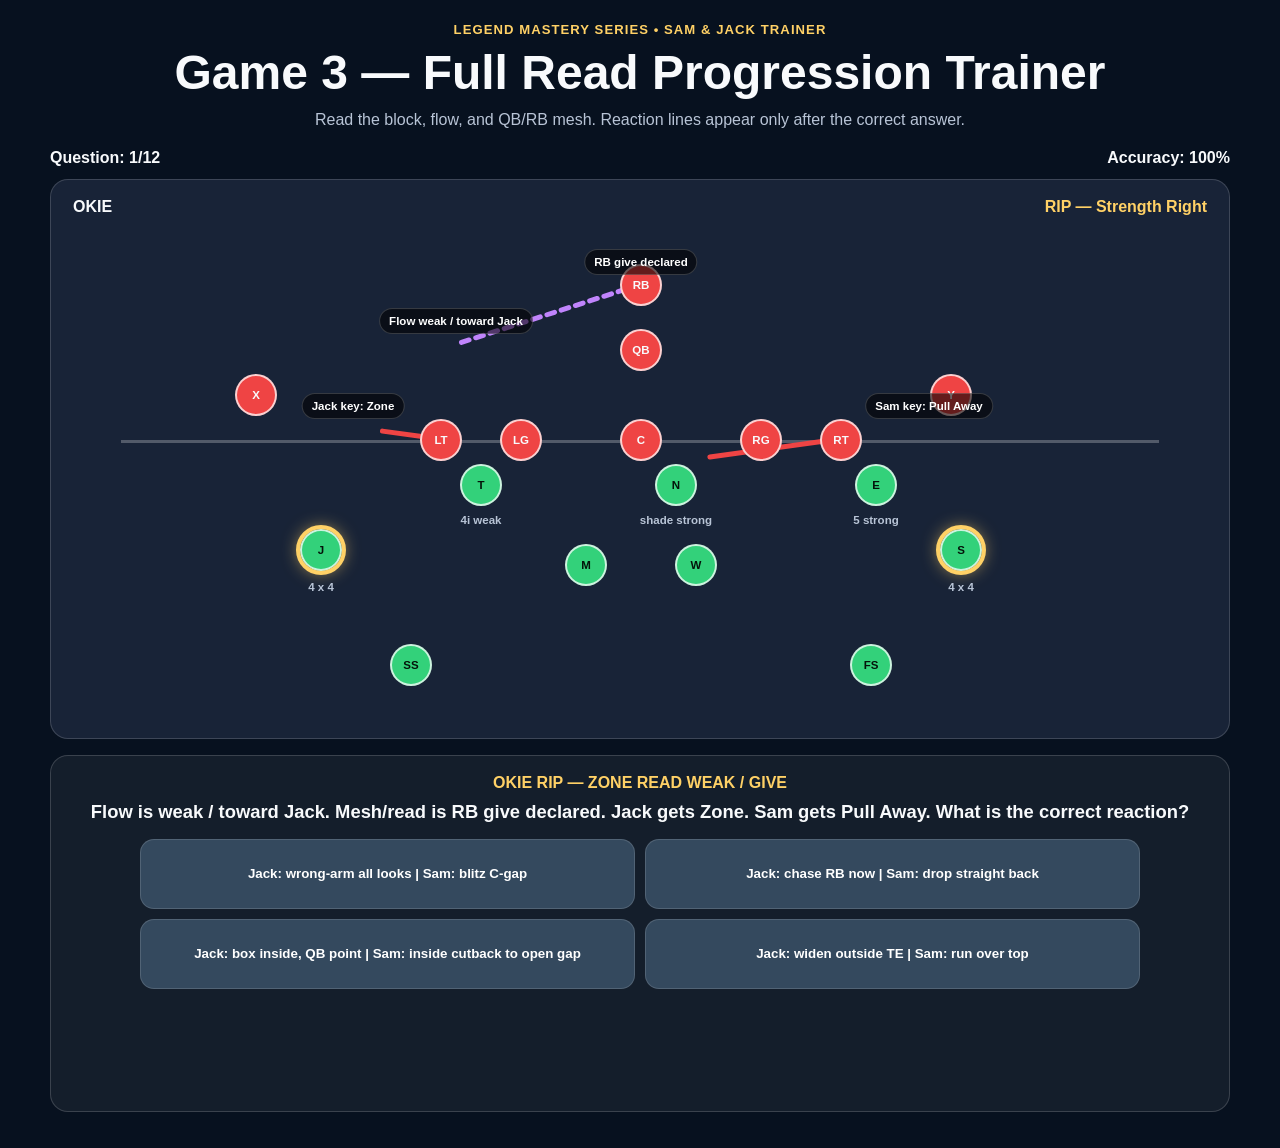
<file: games/game3.html>
<!doctype html>
<html lang="en">
<head>
<meta charset="utf-8" />
<meta name="viewport" content="width=device-width,initial-scale=1" />
<title>Game 3 — Full Read Progression Trainer</title>

<style>
:root{
  --bg:#07111f; --field:#182337; --text:#f8fafc; --muted:#b8c4d6;
  --red:#ef4444; --green:#33d17a; --blue:#4da3ff; --yellow:#ffd166; --purple:#c084fc;
}
*{box-sizing:border-box}
body{margin:0;font-family:Arial,Helvetica,sans-serif;background:var(--bg);color:var(--text)}
.wrap{width:min(1180px,calc(100% - 28px));margin:0 auto;padding:22px 0 36px}
header{text-align:center}
.kicker{color:var(--yellow);font-weight:900;text-transform:uppercase;letter-spacing:.08em;font-size:.82rem}
h1{margin:8px 0;font-size:clamp(1.8rem,4vw,3rem)}
.sub{color:var(--muted);max-width:930px;margin:0 auto;line-height:1.45}
.hud{display:flex;justify-content:space-between;margin:18px 0 12px;font-weight:900}
.field{position:relative;height:560px;border-radius:18px;background:var(--field);border:1px solid rgba(255,255,255,.16);overflow:hidden}
.los{position:absolute;left:70px;right:70px;top:260px;border-top:3px solid rgba(255,255,255,.25)}
.front-title{position:absolute;left:22px;top:18px;font-weight:900}
.strength{position:absolute;right:22px;top:18px;font-weight:900;color:var(--yellow)}
.player{position:absolute;width:42px;height:42px;border-radius:50%;display:flex;align-items:center;justify-content:center;font-size:.72rem;font-weight:900;transform:translate(-50%,-50%);border:2px solid rgba(255,255,255,.75);z-index:8}
.off{background:var(--red)} .def{background:var(--green);color:#04130a}
.focus{outline:4px solid var(--yellow);box-shadow:0 0 18px rgba(255,209,102,.8)}
.tag,.read-label{position:absolute;transform:translate(-50%,-50%);font-size:.72rem;font-weight:900;z-index:12;white-space:nowrap}
.tag{color:var(--muted)}
.read-label{background:rgba(0,0,0,.58);border:1px solid rgba(255,255,255,.18);padding:6px 9px;border-radius:999px;color:white}
svg{position:absolute;inset:0;width:100%;height:100%;pointer-events:none;z-index:5}
.block-line{stroke:var(--red);stroke-width:5;fill:none;stroke-linecap:round;stroke-linejoin:round;marker-end:url(#arrowRed)}
.ball-line{stroke:var(--purple);stroke-width:5;fill:none;stroke-dasharray:8 7;stroke-linecap:round;marker-end:url(#arrowPurple)}
.mesh-line{stroke:#ffffff;stroke-width:4;fill:none;stroke-dasharray:6 7;stroke-linecap:round;marker-end:url(#arrowWhite)}
.sam-line{stroke:var(--yellow);stroke-width:5;fill:none;stroke-linecap:round;stroke-linejoin:round;marker-end:url(#arrowYellow)}
.jack-line{stroke:var(--blue);stroke-width:5;fill:none;stroke-linecap:round;stroke-linejoin:round;marker-end:url(#arrowBlue)}
.draw{stroke-dasharray:900;stroke-dashoffset:900;animation:drawLine 1.25s ease forwards}
@keyframes drawLine{to{stroke-dashoffset:0}}
.question-card{margin-top:16px;padding:18px;border-radius:18px;border:1px solid rgba(255,255,255,.16);background:rgba(255,255,255,.055);text-align:center}
.scenario-title{color:var(--yellow);font-weight:900;text-transform:uppercase;margin-bottom:8px}
.question{font-size:1.15rem;font-weight:900;margin-bottom:14px;line-height:1.35}
.choices{display:grid;grid-template-columns:repeat(2,1fr);gap:10px;max-width:1000px;margin:0 auto}
button{min-height:70px;border:1px solid rgba(255,255,255,.14);border-radius:14px;background:#34495e;color:white;font-weight:900;cursor:pointer;padding:10px;line-height:1.25}
button:hover{filter:brightness(1.12)}
button:disabled{opacity:.55;cursor:not-allowed}
.feedback{min-height:90px;margin-top:14px;font-weight:800;line-height:1.45;color:var(--muted)}
.correct{color:var(--green)} .incorrect{color:#ff8a8a}
.complete{display:none;margin-top:16px;padding:18px;border-radius:18px;background:rgba(51,209,122,.12);border:1px solid rgba(51,209,122,.35);text-align:center}
@media(max-width:760px){.field{height:500px}.choices{grid-template-columns:1fr}.player{width:36px;height:36px;font-size:.64rem}}
</style>
</head>

<body>
<div class="wrap">

<header>
  <div class="kicker">Legend Mastery Series • Sam & Jack Trainer</div>
  <h1>Game 3 — Full Read Progression Trainer</h1>
  <p class="sub">
    Read the block, flow, and QB/RB mesh. Reaction lines appear only after the correct answer.
  </p>
</header>

<section class="hud">
  <div>Question: <span id="qNum">1</span>/<span id="qTotal">12</span></div>
  <div>Accuracy: <span id="accuracy">100</span>%</div>
</section>

<section class="field" id="field">
  <div class="front-title" id="frontTitle"></div>
  <div class="strength" id="strengthTitle"></div>
  <div class="los"></div>

  <svg id="svg" viewBox="0 0 1180 560" preserveAspectRatio="none">
    <defs>
      <marker id="arrowRed" markerWidth="10" markerHeight="10" refX="8" refY="3" orient="auto"><path d="M0,0 L0,6 L9,3 z" fill="#ef4444"></path></marker>
      <marker id="arrowPurple" markerWidth="10" markerHeight="10" refX="8" refY="3" orient="auto"><path d="M0,0 L0,6 L9,3 z" fill="#c084fc"></path></marker>
      <marker id="arrowWhite" markerWidth="10" markerHeight="10" refX="8" refY="3" orient="auto"><path d="M0,0 L0,6 L9,3 z" fill="#ffffff"></path></marker>
      <marker id="arrowYellow" markerWidth="10" markerHeight="10" refX="8" refY="3" orient="auto"><path d="M0,0 L0,6 L9,3 z" fill="#ffd166"></path></marker>
      <marker id="arrowBlue" markerWidth="10" markerHeight="10" refX="8" refY="3" orient="auto"><path d="M0,0 L0,6 L9,3 z" fill="#4da3ff"></path></marker>
    </defs>
  </svg>
</section>

<section class="question-card">
  <div class="scenario-title" id="scenarioTitle"></div>
  <div class="question" id="questionText"></div>
  <div class="choices" id="choices"></div>
  <div class="feedback" id="feedback"></div>
</section>

<section class="complete" id="completeBox">
  <h2>Game Complete</h2>
  <p id="finalScore"></p>
  <button onclick="restartGame()">Restart Game</button>
</section>

</div>

<script>
const field = document.getElementById("field");
const svg = document.getElementById("svg");

const scenarios = [
  S("UNDER","RIP","Under Rip — Zone Read Weak / QB Pull","weak","pull","Zone","Pull Away","jackQB","samInsideCutback"),
  S("UNDER","RIP","Under Rip — Zone Read Weak / Give","weak","give","Zone","Pull Away","jackQB","samInsideCutback"),
  S("UNDER","LIZ","Under Liz — Zone Read Weak / QB Pull","weak","pull","Zone","Base / Gap-Hinge","jackQB","samInsideCutback"),
  S("UNDER","LIZ","Under Liz — Power Read Strong","strong","keep","Down — No Puller","Base / Out","jackQB","samForceBounce"),
  S("UNDER","RIP","Under Rip — Counter Weak to Jack","weak","give","Down + Puller","Base / Gap-Hinge","jackSpillB","samInsideCutback"),
  S("UNDER","LIZ","Under Liz — High Hat / Pass","pass","pass","High Hat","High Hat","jackContainRush","samCoverage"),

  S("OKIE","RIP","Okie Rip — Zone Read Weak / QB Pull","weak","pull","Zone","Pull Away","jackBoxQB","samInsideCutback"),
  S("OKIE","RIP","Okie Rip — Zone Read Weak / Give","weak","give","Zone","Pull Away","jackBoxQB","samInsideCutback"),
  S("OKIE","LIZ","Okie Liz — Power Strong to Sam","strong","give","Zone Away","Down + Puller","jackLateContain","samBox"),
  S("OKIE","RIP","Okie Rip — Outside Zone Strong","strong","give","Base / Out","Zone","jackSetEdge","samForceBounce"),
  S("OKIE","LIZ","Okie Liz — Ball Away From Jack / Boot Alert","strong","boot","Zone Away","Base / Out","jackLateContain","samSetEdge"),
  S("OKIE","RIP","Okie Rip — High Hat / Pass","pass","pass","High Hat","High Hat","jackCoverage","samCoverage")
];

let order = [];
let current = 0;
let correct = 0;
let attempts = 0;
let locked = false;

function S(front,strength,title,flow,mesh,jackBlock,samBlock,jackReaction,samReaction){
  return {
    front, strength, title, flow, mesh, jackBlock, samBlock, jackReaction, samReaction,
    correct:`Jack: ${shortLabel(jackReaction)} | Sam: ${shortLabel(samReaction)}`,
    question:`Flow is ${flowText(flow)}. Mesh/read is ${meshText(mesh)}. Jack gets ${jackBlock}. Sam gets ${samBlock}. What is the correct reaction?`
  };
}

function flowText(f){
  if(f==="weak") return "weak / toward Jack";
  if(f==="strong") return "strong / toward Sam";
  return "pass / high hat";
}
function meshText(m){
  const map={pull:"QB pull threat", give:"RB give declared", keep:"QB keep/read phase", boot:"boot/reverse alert", pass:"pass set"};
  return map[m];
}
function shortLabel(r){
  const m={
    jackSpillB:"spill flat, vertical B-gap",
    jackQB:"squeeze, QB leverage",
    jackContainRush:"contain rush, QB depth",
    jackBoxQB:"box inside, QB point",
    jackLateContain:"hold leverage, late contain",
    jackSetEdge:"set edge, force inside",
    jackCoverage:"step LOS, open/depth",
    samInsideCutback:"inside cutback to open gap",
    samBox:"box kickout, force inside",
    samForceBounce:"hold bounce, B cutback",
    samCoverage:"step LOS, open/depth",
    samSetEdge:"set edge, force inside"
  };
  return m[r];
}
function explain(r, who){
  const m={
    jackSpillB:`${who}: down/puller to you. Spill under the flat puller path, wrong-arm it, and turn vertical into B-gap.`,
    jackQB:`${who}: honor QB/read responsibility. Squeeze, stay square, keep QB leverage, and do not chase the give.`,
    jackContainRush:`${who}: high hat on the LOS. Convert to contain rush and never run past QB depth.`,
    jackBoxQB:`${who}: off-ball read side. Box the ball back inside and play the inside point of the QB.`,
    jackLateContain:`${who}: flow away in Okie with no C-gap player. Hold leverage for boot, reverse, broken play, or QB pull.`,
    jackSetEdge:`${who}: attack the leverage point just outside the OT, set edge, and force the ball back inside.`,
    jackCoverage:`${who}: high hat off the ball. Step toward LOS, open, then gain depth away from LOS into coverage.`,
    samInsideCutback:`${who}: flow away with a 5-tech to your side. Stay square, confirm ball away, and slow cutback inside to the open gap.`,
    samBox:`${who}: down/puller to you. Win to leverage point just outside OT, box the kickout, and force inside.`,
    samForceBounce:`${who}: flow to you. Hold bounce first, then work square into B-gap cutback as the ball declares.`,
    samCoverage:`${who}: high hat off the ball. Step toward LOS, open, then gain depth away from LOS into coverage.`,
    samSetEdge:`${who}: flow to you with base/out. Set edge at leverage point and force ball inside.`
  };
  return m[r];
}
function shuffle(arr){const a=[...arr];for(let i=a.length-1;i>0;i--){const j=Math.floor(Math.random()*(i+1));[a[i],a[j]]=[a[j],a[i]];}return a;}

function startGame(){
  order=shuffle(scenarios); current=0; correct=0; attempts=0; locked=false;
  document.getElementById("qTotal").textContent=order.length;
  document.getElementById("completeBox").style.display="none";
  loadScenario();
}
function restartGame(){startGame();window.scrollTo({top:0,behavior:"smooth"});}

function loadScenario(){
  locked=false;
  const s=order[current];
  clearField();
  document.getElementById("qNum").textContent=current+1;
  document.getElementById("frontTitle").textContent=s.front;
  document.getElementById("strengthTitle").textContent=`${s.strength} — ${s.strength==="RIP"?"Strength Right":"Strength Left"}`;
  document.getElementById("scenarioTitle").textContent=s.title;
  document.getElementById("questionText").textContent=s.question;
  document.getElementById("feedback").textContent="";
  document.getElementById("feedback").className="feedback";
  updateAccuracy();

  drawOffense();
  if(s.front==="UNDER") drawUnder(s.strength==="RIP");
  else drawOkie(s.strength==="RIP");

  drawBlocksFlowMesh(s);
  renderChoices(s);
}
function clearField(){
  [...field.querySelectorAll(".player,.tag,.read-label")].forEach(e=>e.remove());
  [...svg.querySelectorAll("path")].forEach(e=>e.remove());
}
function drawOffense(){
  addPlayer("X",205,215,"off"); addPlayer("LT",390,260,"off"); addPlayer("LG",470,260,"off");
  addPlayer("C",590,260,"off"); addPlayer("RG",710,260,"off"); addPlayer("RT",790,260,"off");
  addPlayer("Y",900,215,"off"); addPlayer("QB",590,170,"off"); addPlayer("RB",590,105,"off");
}
function drawUnder(rip){
  if(rip){
    addPlayer("E",825,305,"def"); label("5 strong",825,340,"tag");
    addPlayer("N",625,305,"def"); label("shade strong",625,340,"tag");
    addPlayer("T",430,305,"def"); label("3 weak",430,340,"tag");
    addPlayer("J",355,305,"def focus"); label("5 weak",355,340,"tag");
    addPlayer("S",910,370,"def focus"); label("off ball",910,407,"tag");
  } else {
    addPlayer("E",355,305,"def"); label("5 strong",355,340,"tag");
    addPlayer("N",555,305,"def"); label("shade strong",555,340,"tag");
    addPlayer("T",750,305,"def"); label("3 weak",750,340,"tag");
    addPlayer("J",825,305,"def focus"); label("5 weak",825,340,"tag");
    addPlayer("S",270,370,"def focus"); label("off ball",270,407,"tag");
  }
  addPlayer("M",535,385,"def"); addPlayer("W",645,385,"def"); addPlayer("SS",360,485,"def"); addPlayer("FS",820,485,"def");
}
function drawOkie(rip){
  if(rip){
    addPlayer("E",825,305,"def"); label("5 strong",825,340,"tag");
    addPlayer("N",625,305,"def"); label("shade strong",625,340,"tag");
    addPlayer("T",430,305,"def"); label("4i weak",430,340,"tag");
    addPlayer("J",270,370,"def focus"); label("4 x 4",270,407,"tag");
    addPlayer("S",910,370,"def focus"); label("4 x 4",910,407,"tag");
  } else {
    addPlayer("E",355,305,"def"); label("5 strong",355,340,"tag");
    addPlayer("N",555,305,"def"); label("shade strong",555,340,"tag");
    addPlayer("T",750,305,"def"); label("4i weak",750,340,"tag");
    addPlayer("J",910,370,"def focus"); label("4 x 4",910,407,"tag");
    addPlayer("S",270,370,"def focus"); label("4 x 4",270,407,"tag");
  }
  addPlayer("M",535,385,"def"); addPlayer("W",645,385,"def"); addPlayer("SS",360,485,"def"); addPlayer("FS",820,485,"def");
}
function P(s){
  const rip=s.strength==="RIP";
  if(rip){
    return {
      jackOT:{x:390,y:260,dir:-1,side:"left"}, samOT:{x:790,y:260,dir:1,side:"right"},
      jack:{x:s.front==="UNDER"?355:270,y:s.front==="UNDER"?305:370}, sam:{x:910,y:370},
      jackEdge:{x:350,y:255}, samEdge:{x:875,y:255}, jackInside:{x:455,y:330}, samInside:{x:785,y:330},
      weakBall:{x:405,y:165}, strongBall:{x:780,y:165}
    };
  }
  return {
    jackOT:{x:790,y:260,dir:1,side:"right"}, samOT:{x:390,y:260,dir:-1,side:"left"},
    jack:{x:s.front==="UNDER"?825:910,y:s.front==="UNDER"?305:370}, sam:{x:270,y:370},
    jackEdge:{x:830,y:255}, samEdge:{x:305,y:255}, jackInside:{x:725,y:330}, samInside:{x:395,y:330},
    weakBall:{x:775,y:165}, strongBall:{x:405,y:165}
  };
}
function drawBlocksFlowMesh(s){
  const p=P(s);
  drawBlockAt(p.jackOT,s.jackBlock,"Jack key: "+s.jackBlock);
  drawBlockAt(p.samOT,s.samBlock,"Sam key: "+s.samBlock);

  if(s.flow==="weak"){ path(590,105,p.weakBall.x,p.weakBall.y,"ball-line"); label("Flow weak / toward Jack",p.weakBall.x,p.weakBall.y-24,"read-label"); }
  if(s.flow==="strong"){ path(590,105,p.strongBall.x,p.strongBall.y,"ball-line"); label("Flow strong / toward Sam",p.strongBall.x,p.strongBall.y-24,"read-label"); }
  if(s.flow==="pass"){ path(590,105,590,175,"ball-line"); label("Pass set / high hat",590,205,"read-label"); }

  if(s.mesh==="pull"){ path(590,170,p.weakBall.x+55,p.weakBall.y+55,"mesh-line"); label("QB pull threat",p.weakBall.x+70,p.weakBall.y+75,"read-label"); }
  if(s.mesh==="give"){ label("RB give declared",590,82,"read-label"); }
  if(s.mesh==="keep"){ path(590,170,p.strongBall.x-45,p.strongBall.y+55,"mesh-line"); label("QB keep/read phase",p.strongBall.x-35,p.strongBall.y+75,"read-label"); }
  if(s.mesh==="boot"){ path(590,170,p.weakBall.x,p.weakBall.y+70,"mesh-line"); label("Boot / reverse alert",p.weakBall.x,p.weakBall.y+95,"read-label"); }
}
function drawBlockAt(key,block,text){
  const d=key.dir;
  if(block==="Down + Puller"){ path(key.x,key.y,key.x-d*72,key.y+10,"block-line"); drawFlatBacksideGuardPull(key.side); }
  if(block==="Down — No Puller"){ path(key.x,key.y,key.x-d*75,key.y+10,"block-line"); }
  if(block==="Zone"){ path(key.x,key.y,key.x+d*58,key.y-8,"block-line"); }
  if(block==="Zone Away"){ path(key.x,key.y,key.x-d*55,key.y-6,"block-line"); }
  if(block==="Base / Out"){ path(key.x,key.y,key.x+d*68,key.y+4,"block-line"); }
  if(block==="Pull Away"){ path(key.x,key.y,key.x-d*130,key.y+18,"block-line"); }
  if(block==="High Hat"){ path(key.x,key.y,key.x,key.y-62,"block-line"); }
  if(block==="Base / Gap-Hinge"){ path(key.x,key.y,key.x+d*45,key.y+4,"block-line"); path(key.x+d*45,key.y+4,key.x+d*78,key.y+28,"block-line"); }
  label(text,key.x+d*88,key.y-34,"read-label");
}
function drawFlatBacksideGuardPull(targetSide){
  const pullY=238;
  if(targetSide==="left"){
    path(710,260,710,pullY,"block-line"); path(710,pullY,525,pullY,"block-line"); path(525,pullY,330,pullY,"block-line");
    label("Backside guard pulls flat behind LOS",525,pullY-18,"read-label");
  } else {
    path(470,260,470,pullY,"block-line"); path(470,pullY,655,pullY,"block-line"); path(655,pullY,850,pullY,"block-line");
    label("Backside guard pulls flat behind LOS",655,pullY-18,"read-label");
  }
}
function renderChoices(s){
  const box=document.getElementById("choices"); box.innerHTML="";
  const choices=shuffle([s.correct,"Jack: chase RB now | Sam: drop straight back","Jack: widen outside TE | Sam: run over top","Jack: wrong-arm all looks | Sam: blitz C-gap"]);
  choices.forEach(choice=>{const btn=document.createElement("button");btn.textContent=choice;btn.onclick=()=>submitAnswer(choice,s);box.appendChild(btn);});
}
function submitAnswer(choice,s){
  if(locked)return; attempts++;
  if(choice!==s.correct){
    document.getElementById("feedback").className="feedback incorrect";
    document.getElementById("feedback").textContent="Not yet. Read block, flow, and mesh together. No reaction lines until the correct answer is selected.";
    updateAccuracy(); return;
  }
  locked=true; correct++;
  [...document.querySelectorAll("#choices button")].forEach(b=>b.disabled=true);
  drawReactions(s);
  const fb=document.getElementById("feedback"); fb.className="feedback correct";
  fb.textContent=`${explain(s.jackReaction,"Jack")} ${explain(s.samReaction,"Sam")}`;
  updateAccuracy();
  setTimeout(()=>{current++; if(current>=order.length) endGame(); else loadScenario();},7500);
}
function drawReactions(s){const p=P(s); drawReaction("jack",p,s.jackReaction); drawReaction("sam",p,s.samReaction);}
function drawReaction(who,p,reaction){
  const isJack=who==="jack", cls=isJack?"jack-line draw":"sam-line draw", name=isJack?"Jack":"Sam";
  const start=isJack?p.jack:p.sam, edge=isJack?p.jackEdge:p.samEdge, inside=isJack?p.jackInside:p.samInside;
  const toCenter=start.x>590?-1:1;

  if(reaction==="jackSpillB"){const spillY=282, turnX=edge.x<590?430:750; path(start.x,start.y,turnX,spillY,cls); path(turnX,spillY,turnX,220,cls); label(`${name}: spill under puller → vertical B`,turnX,204,"read-label");}
  if(reaction==="jackQB"){path(start.x,start.y,edge.x,edge.y,cls); path(edge.x,edge.y,edge.x+toCenter*36,edge.y-42,cls); label(`${name}: squeeze / QB leverage`,edge.x,edge.y-60,"read-label");}
  if(reaction==="jackContainRush"){path(start.x,start.y,edge.x,edge.y,cls); path(edge.x,edge.y,edge.x+toCenter*28,edge.y-72,cls); label(`${name}: contain rush`,edge.x,edge.y-92,"read-label");}
  if(reaction==="jackBoxQB"){path(start.x,start.y,edge.x,edge.y,cls); path(edge.x,edge.y,edge.x+toCenter*45,edge.y-35,cls); label(`${name}: box inside / QB point`,edge.x,edge.y-55,"read-label");}
  if(reaction==="jackLateContain"){path(start.x,start.y,start.x+toCenter*20,start.y-30,cls); label(`${name}: hold / late contain`,start.x+toCenter*38,start.y-55,"read-label");}
  if(reaction==="jackSetEdge"){path(start.x,start.y,edge.x,edge.y,cls); label(`${name}: set edge`,edge.x,edge.y-30,"read-label");}
  if(reaction==="jackCoverage"){path(start.x,start.y,edge.x,edge.y,cls); path(edge.x,edge.y,edge.x-toCenter*48,edge.y+72,cls); label(`${name}: step LOS → open/depth`,edge.x,edge.y+92,"read-label");}

  if(reaction==="samInsideCutback"){path(start.x,start.y,start.x+toCenter*52,start.y-10,cls); path(start.x+toCenter*52,start.y-10,inside.x,inside.y,cls); label(`${name}: inside cutback`,inside.x,inside.y-28,"read-label");}
  if(reaction==="samBox"){path(start.x,start.y,edge.x,edge.y,cls); label(`${name}: box at leverage point`,edge.x,edge.y-30,"read-label");}
  if(reaction==="samForceBounce"){path(start.x,start.y,edge.x,edge.y,cls); path(edge.x,edge.y,inside.x,inside.y,cls); label(`${name}: hold bounce → B cutback`,inside.x,inside.y-28,"read-label");}
  if(reaction==="samCoverage"){path(start.x,start.y,edge.x,edge.y,cls); path(edge.x,edge.y,edge.x-toCenter*48,edge.y+72,cls); label(`${name}: step LOS → open/depth`,edge.x,edge.y+92,"read-label");}
  if(reaction==="samSetEdge"){path(start.x,start.y,edge.x,edge.y,cls); label(`${name}: set edge`,edge.x,edge.y-30,"read-label");}
}
function updateAccuracy(){document.getElementById("accuracy").textContent=attempts===0?100:Math.round((correct/attempts)*100);}
function endGame(){document.getElementById("completeBox").style.display="block";document.getElementById("finalScore").textContent=`Final Accuracy: ${Math.round((correct/attempts)*100)}%`;}
function addPlayer(txt,x,y,cls){const el=document.createElement("div");el.className="player "+cls;el.style.left=x+"px";el.style.top=y+"px";el.textContent=txt;field.appendChild(el);}
function label(txt,x,y,cls){const el=document.createElement("div");el.className=cls;el.style.left=x+"px";el.style.top=y+"px";el.textContent=txt;field.appendChild(el);}
function path(x1,y1,x2,y2,cls){const p=document.createElementNS("http://www.w3.org/2000/svg","path");p.setAttribute("d",`M ${x1} ${y1} L ${x2} ${y2}`);p.setAttribute("class",cls);svg.appendChild(p);}
startGame();
</script>
</body>
</html>
</file>
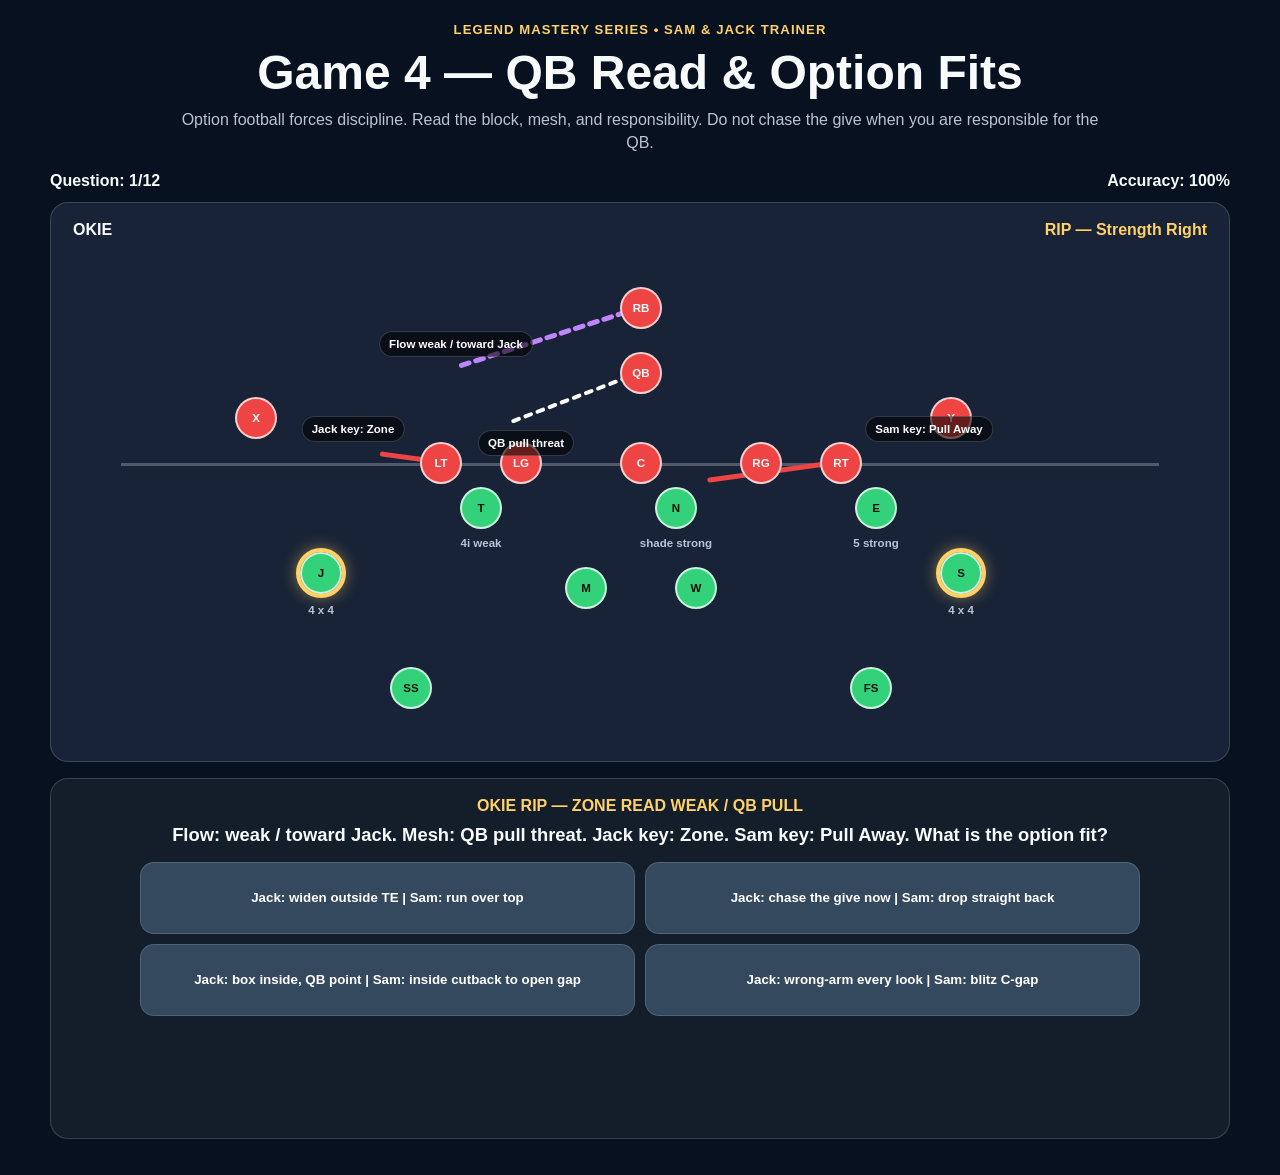
<file: games/game4.html>
<!doctype html>
<html lang="en">
<head>
<meta charset="utf-8" />
<meta name="viewport" content="width=device-width,initial-scale=1" />
<title>Game 4 — QB Read & Option Fits</title>
<style>
:root{--bg:#07111f;--field:#182337;--text:#f8fafc;--muted:#b8c4d6;--red:#ef4444;--green:#33d17a;--blue:#4da3ff;--yellow:#ffd166;--purple:#c084fc}
*{box-sizing:border-box}
body{margin:0;font-family:Arial,Helvetica,sans-serif;background:var(--bg);color:var(--text)}
.wrap{width:min(1180px,calc(100% - 28px));margin:0 auto;padding:22px 0 36px}
header{text-align:center}.kicker{color:var(--yellow);font-weight:900;text-transform:uppercase;letter-spacing:.08em;font-size:.82rem}
h1{margin:8px 0;font-size:clamp(1.8rem,4vw,3rem)}.sub{color:var(--muted);max-width:930px;margin:0 auto;line-height:1.45}
.hud{display:flex;justify-content:space-between;margin:18px 0 12px;font-weight:900}
.field{position:relative;height:560px;border-radius:18px;background:var(--field);border:1px solid rgba(255,255,255,.16);overflow:hidden}
.los{position:absolute;left:70px;right:70px;top:260px;border-top:3px solid rgba(255,255,255,.25)}
.front-title{position:absolute;left:22px;top:18px;font-weight:900}.strength{position:absolute;right:22px;top:18px;font-weight:900;color:var(--yellow)}
.player{position:absolute;width:42px;height:42px;border-radius:50%;display:flex;align-items:center;justify-content:center;font-size:.72rem;font-weight:900;transform:translate(-50%,-50%);border:2px solid rgba(255,255,255,.75);z-index:8}
.off{background:var(--red)}.def{background:var(--green);color:#04130a}.focus{outline:4px solid var(--yellow);box-shadow:0 0 18px rgba(255,209,102,.8)}
.tag,.read-label{position:absolute;transform:translate(-50%,-50%);font-size:.72rem;font-weight:900;z-index:12;white-space:nowrap}.tag{color:var(--muted)}
.read-label{background:rgba(0,0,0,.58);border:1px solid rgba(255,255,255,.18);padding:6px 9px;border-radius:999px;color:white}
svg{position:absolute;inset:0;width:100%;height:100%;pointer-events:none;z-index:5}
.block-line{stroke:var(--red);stroke-width:5;fill:none;stroke-linecap:round;stroke-linejoin:round;marker-end:url(#arrowRed)}
.ball-line{stroke:var(--purple);stroke-width:5;fill:none;stroke-dasharray:8 7;stroke-linecap:round;marker-end:url(#arrowPurple)}
.mesh-line{stroke:#fff;stroke-width:4;fill:none;stroke-dasharray:6 7;stroke-linecap:round;marker-end:url(#arrowWhite)}
.sam-line{stroke:var(--yellow);stroke-width:5;fill:none;stroke-linecap:round;stroke-linejoin:round;marker-end:url(#arrowYellow)}
.jack-line{stroke:var(--blue);stroke-width:5;fill:none;stroke-linecap:round;stroke-linejoin:round;marker-end:url(#arrowBlue)}
.draw{stroke-dasharray:900;stroke-dashoffset:900;animation:drawLine 1.25s ease forwards}@keyframes drawLine{to{stroke-dashoffset:0}}
.question-card{margin-top:16px;padding:18px;border-radius:18px;border:1px solid rgba(255,255,255,.16);background:rgba(255,255,255,.055);text-align:center}
.scenario-title{color:var(--yellow);font-weight:900;text-transform:uppercase;margin-bottom:8px}.question{font-size:1.15rem;font-weight:900;margin-bottom:14px;line-height:1.35}
.choices{display:grid;grid-template-columns:repeat(2,1fr);gap:10px;max-width:1000px;margin:0 auto}
button{min-height:72px;border:1px solid rgba(255,255,255,.14);border-radius:14px;background:#34495e;color:white;font-weight:900;cursor:pointer;padding:10px;line-height:1.25}
button:hover{filter:brightness(1.12)}button:disabled{opacity:.55;cursor:not-allowed}
.feedback{min-height:90px;margin-top:14px;font-weight:800;line-height:1.45;color:var(--muted)}.correct{color:var(--green)}.incorrect{color:#ff8a8a}
.complete{display:none;margin-top:16px;padding:18px;border-radius:18px;background:rgba(51,209,122,.12);border:1px solid rgba(51,209,122,.35);text-align:center}
@media(max-width:760px){.field{height:500px}.choices{grid-template-columns:1fr}.player{width:36px;height:36px;font-size:.64rem}}
</style>
</head>
<body>
<div class="wrap">
<header>
  <div class="kicker">Legend Mastery Series • Sam & Jack Trainer</div>
  <h1>Game 4 — QB Read & Option Fits</h1>
  <p class="sub">Option football forces discipline. Read the block, mesh, and responsibility. Do not chase the give when you are responsible for the QB.</p>
</header>

<section class="hud">
  <div>Question: <span id="qNum">1</span>/<span id="qTotal">12</span></div>
  <div>Accuracy: <span id="accuracy">100</span>%</div>
</section>

<section class="field" id="field">
  <div class="front-title" id="frontTitle"></div>
  <div class="strength" id="strengthTitle"></div>
  <div class="los"></div>
  <svg id="svg" viewBox="0 0 1180 560" preserveAspectRatio="none">
    <defs>
      <marker id="arrowRed" markerWidth="10" markerHeight="10" refX="8" refY="3" orient="auto"><path d="M0,0 L0,6 L9,3 z" fill="#ef4444"></path></marker>
      <marker id="arrowPurple" markerWidth="10" markerHeight="10" refX="8" refY="3" orient="auto"><path d="M0,0 L0,6 L9,3 z" fill="#c084fc"></path></marker>
      <marker id="arrowWhite" markerWidth="10" markerHeight="10" refX="8" refY="3" orient="auto"><path d="M0,0 L0,6 L9,3 z" fill="#fff"></path></marker>
      <marker id="arrowYellow" markerWidth="10" markerHeight="10" refX="8" refY="3" orient="auto"><path d="M0,0 L0,6 L9,3 z" fill="#ffd166"></path></marker>
      <marker id="arrowBlue" markerWidth="10" markerHeight="10" refX="8" refY="3" orient="auto"><path d="M0,0 L0,6 L9,3 z" fill="#4da3ff"></path></marker>
    </defs>
  </svg>
</section>

<section class="question-card">
  <div class="scenario-title" id="scenarioTitle"></div>
  <div class="question" id="questionText"></div>
  <div class="choices" id="choices"></div>
  <div class="feedback" id="feedback"></div>
</section>

<section class="complete" id="completeBox">
  <h2>Game Complete</h2>
  <p id="finalScore"></p>
  <button onclick="restartGame()">Restart Game</button>
</section>
</div>

<script>
const field=document.getElementById("field");
const svg=document.getElementById("svg");

const scenarios=[
  S("UNDER","RIP","Under Rip — Zone Read Weak / QB Pull","weak","pull","Zone","Pull Away","jackQB","samCutback","Jack must own QB leverage; Sam slow cutback inside."),
  S("UNDER","RIP","Under Rip — Zone Read Weak / Give","weak","give","Zone","Pull Away","jackQB","samCutback","Jack still cannot chase the give; his rule is QB leverage."),
  S("UNDER","LIZ","Under Liz — Power Read / QB Keep","strong","keep","Down — No Puller","Base / Out","jackQB","samBounce","Jack plays QB leverage; Sam holds bounce then works B-gap."),
  S("UNDER","LIZ","Under Liz — Smack Read / QB Threat","weak","pull","Down — No Puller","Zone Away","jackQB","samCutback","Jack squeezes and owns QB; Sam confirms away and cuts back inside."),
  S("UNDER","RIP","Under Rip — High Hat RPO Look","pass","pass","High Hat","High Hat","jackRush","samCoverage","Jack on LOS converts to contain rush; Sam goes coverage."),
  S("UNDER","RIP","Under Rip — Counter Read Weak","weak","give","Down + Puller","Base / Gap-Hinge","jackSpill","samCutback","Jack spills the puller; Sam works inside cutback."),

  S("OKIE","RIP","Okie Rip — Zone Read Weak / QB Pull","weak","pull","Zone","Pull Away","jackBoxQB","samCutback","Jack off ball boxes inside and plays QB point."),
  S("OKIE","RIP","Okie Rip — Zone Read Weak / Give","weak","give","Zone","Pull Away","jackBoxQB","samCutback","Jack cannot chase the give; he boxes and plays QB point."),
  S("OKIE","LIZ","Okie Liz — Boot Away From Jack","strong","boot","Zone Away","Base / Out","jackLate","samSetEdge","Jack has no C-gap player, so he holds leverage for boot/reverse."),
  S("OKIE","LIZ","Okie Liz — Power Read Strong to Sam","strong","keep","Zone Away","Down + Puller","jackLate","samBox","Sam boxes kickout; Jack holds late contain."),
  S("OKIE","RIP","Okie Rip — High Hat Both Sides","pass","pass","High Hat","High Hat","jackCoverage","samCoverage","Both off-ball players step LOS, open, and gain coverage depth."),
  S("OKIE","LIZ","Okie Liz — Outside Zone Strong / Bounce","strong","give","Base / Out","Zone","jackSetEdge","samBounce","Sam holds bounce and B cutback; Jack sets edge if ball returns.")
];

let order=[],current=0,correct=0,attempts=0,locked=false;

function S(front,strength,title,flow,mesh,jackBlock,samBlock,jackReaction,samReaction,why){
  return{front,strength,title,flow,mesh,jackBlock,samBlock,jackReaction,samReaction,why,
    correct:`Jack: ${short(jackReaction)} | Sam: ${short(samReaction)}`,
    question:`Flow: ${flowText(flow)}. Mesh: ${meshText(mesh)}. Jack key: ${jackBlock}. Sam key: ${samBlock}. What is the option fit?`
  };
}
function short(r){
  return{
    jackQB:"squeeze, QB leverage",
    jackRush:"contain rush, QB depth",
    jackSpill:"spill puller, vertical B-gap",
    jackBoxQB:"box inside, QB point",
    jackLate:"hold leverage, late contain",
    jackSetEdge:"set edge, force inside",
    jackCoverage:"step LOS, open/depth",
    samCutback:"inside cutback to open gap",
    samBounce:"hold bounce, B cutback",
    samBox:"box kickout, force inside",
    samSetEdge:"set edge, force inside",
    samCoverage:"step LOS, open/depth"
  }[r];
}
function flowText(f){return f==="weak"?"weak / toward Jack":f==="strong"?"strong / toward Sam":"pass / high hat";}
function meshText(m){return{pull:"QB pull threat",give:"RB give declared",keep:"QB keep/read phase",boot:"boot/reverse alert",pass:"pass set"}[m];}
function explain(r,who){
  return{
    jackQB:`${who}: squeeze, stay square, keep leverage on the QB, and do not chase the give.`,
    jackRush:`${who}: high hat on the LOS means contain rush. Keep outside shoulder and never run past QB depth.`,
    jackSpill:`${who}: down/puller to you. Spill under the flat puller path and turn vertical into B-gap.`,
    jackBoxQB:`${who}: off-ball read side. Box the ball back inside and play the inside point of the QB.`,
    jackLate:`${who}: no C-gap player to your side. Hold leverage for boot, reverse, broken play, or QB pull.`,
    jackSetEdge:`${who}: set the edge at the leverage point just outside the OT and force the ball inside.`,
    jackCoverage:`${who}: high hat off the ball. Step toward LOS, open, then gain depth away from LOS.`,
    samCutback:`${who}: confirm ball away, stay square, and cut back inside to the open gap.`,
    samBounce:`${who}: hold for bounce first, then work square into B-gap cutback as the ball declares.`,
    samBox:`${who}: down/puller to you. Box at the leverage point and force the ball inside.`,
    samSetEdge:`${who}: set the edge at the leverage point and force the ball inside.`,
    samCoverage:`${who}: high hat off the ball. Step toward LOS, open, then gain depth away from LOS.`
  }[r];
}
function shuffle(a){a=[...a];for(let i=a.length-1;i>0;i--){let j=Math.floor(Math.random()*(i+1));[a[i],a[j]]=[a[j],a[i]];}return a;}
function startGame(){order=shuffle(scenarios);current=0;correct=0;attempts=0;locked=false;document.getElementById("qTotal").textContent=order.length;document.getElementById("completeBox").style.display="none";loadScenario();}
function restartGame(){startGame();window.scrollTo({top:0,behavior:"smooth"});}
function loadScenario(){
  locked=false;const s=order[current];clearField();
  document.getElementById("qNum").textContent=current+1;
  document.getElementById("frontTitle").textContent=s.front;
  document.getElementById("strengthTitle").textContent=`${s.strength} — ${s.strength==="RIP"?"Strength Right":"Strength Left"}`;
  document.getElementById("scenarioTitle").textContent=s.title;
  document.getElementById("questionText").textContent=s.question;
  document.getElementById("feedback").textContent="";document.getElementById("feedback").className="feedback";
  updateAccuracy();drawOffense();s.front==="UNDER"?drawUnder(s.strength==="RIP"):drawOkie(s.strength==="RIP");drawLook(s);renderChoices(s);
}
function clearField(){[...field.querySelectorAll(".player,.tag,.read-label")].forEach(e=>e.remove());[...svg.querySelectorAll("path")].forEach(e=>e.remove());}
function drawOffense(){addPlayer("X",205,215,"off");addPlayer("LT",390,260,"off");addPlayer("LG",470,260,"off");addPlayer("C",590,260,"off");addPlayer("RG",710,260,"off");addPlayer("RT",790,260,"off");addPlayer("Y",900,215,"off");addPlayer("QB",590,170,"off");addPlayer("RB",590,105,"off");}
function drawUnder(rip){
  if(rip){addPlayer("E",825,305,"def");label("5 strong",825,340,"tag");addPlayer("N",625,305,"def");label("shade strong",625,340,"tag");addPlayer("T",430,305,"def");label("3 weak",430,340,"tag");addPlayer("J",355,305,"def focus");label("5 weak",355,340,"tag");addPlayer("S",910,370,"def focus");label("off ball",910,407,"tag");}
  else{addPlayer("E",355,305,"def");label("5 strong",355,340,"tag");addPlayer("N",555,305,"def");label("shade strong",555,340,"tag");addPlayer("T",750,305,"def");label("3 weak",750,340,"tag");addPlayer("J",825,305,"def focus");label("5 weak",825,340,"tag");addPlayer("S",270,370,"def focus");label("off ball",270,407,"tag");}
  addPlayer("M",535,385,"def");addPlayer("W",645,385,"def");addPlayer("SS",360,485,"def");addPlayer("FS",820,485,"def");
}
function drawOkie(rip){
  if(rip){addPlayer("E",825,305,"def");label("5 strong",825,340,"tag");addPlayer("N",625,305,"def");label("shade strong",625,340,"tag");addPlayer("T",430,305,"def");label("4i weak",430,340,"tag");addPlayer("J",270,370,"def focus");label("4 x 4",270,407,"tag");addPlayer("S",910,370,"def focus");label("4 x 4",910,407,"tag");}
  else{addPlayer("E",355,305,"def");label("5 strong",355,340,"tag");addPlayer("N",555,305,"def");label("shade strong",555,340,"tag");addPlayer("T",750,305,"def");label("4i weak",750,340,"tag");addPlayer("J",910,370,"def focus");label("4 x 4",910,407,"tag");addPlayer("S",270,370,"def focus");label("4 x 4",270,407,"tag");}
  addPlayer("M",535,385,"def");addPlayer("W",645,385,"def");addPlayer("SS",360,485,"def");addPlayer("FS",820,485,"def");
}
function P(s){
  const rip=s.strength==="RIP";
  if(rip)return{jackOT:{x:390,y:260,dir:-1,side:"left"},samOT:{x:790,y:260,dir:1,side:"right"},jack:{x:s.front==="UNDER"?355:270,y:s.front==="UNDER"?305:370},sam:{x:910,y:370},jackEdge:{x:350,y:255},samEdge:{x:875,y:255},jackInside:{x:455,y:330},samInside:{x:785,y:330},weakBall:{x:405,y:165},strongBall:{x:780,y:165}};
  return{jackOT:{x:790,y:260,dir:1,side:"right"},samOT:{x:390,y:260,dir:-1,side:"left"},jack:{x:s.front==="UNDER"?825:910,y:s.front==="UNDER"?305:370},sam:{x:270,y:370},jackEdge:{x:830,y:255},samEdge:{x:305,y:255},jackInside:{x:725,y:330},samInside:{x:395,y:330},weakBall:{x:775,y:165},strongBall:{x:405,y:165}};
}
function drawLook(s){
  const p=P(s);drawBlockAt(p.jackOT,s.jackBlock,"Jack key: "+s.jackBlock);drawBlockAt(p.samOT,s.samBlock,"Sam key: "+s.samBlock);
  if(s.flow==="weak"){path(590,105,p.weakBall.x,p.weakBall.y,"ball-line");label("Flow weak / toward Jack",p.weakBall.x,p.weakBall.y-24,"read-label");}
  if(s.flow==="strong"){path(590,105,p.strongBall.x,p.strongBall.y,"ball-line");label("Flow strong / toward Sam",p.strongBall.x,p.strongBall.y-24,"read-label");}
  if(s.flow==="pass"){path(590,105,590,175,"ball-line");label("Pass set / high hat",590,205,"read-label");}
  if(s.mesh==="pull"){path(590,170,p.weakBall.x+55,p.weakBall.y+55,"mesh-line");label("QB pull threat",p.weakBall.x+70,p.weakBall.y+75,"read-label");}
  if(s.mesh==="give"){label("RB give declared",590,82,"read-label");}
  if(s.mesh==="keep"){path(590,170,p.strongBall.x-45,p.strongBall.y+55,"mesh-line");label("QB keep/read phase",p.strongBall.x-35,p.strongBall.y+75,"read-label");}
  if(s.mesh==="boot"){path(590,170,p.weakBall.x,p.weakBall.y+70,"mesh-line");label("Boot / reverse alert",p.weakBall.x,p.weakBall.y+95,"read-label");}
}
function drawBlockAt(key,block,text){
  const d=key.dir;
  if(block==="Down + Puller"){path(key.x,key.y,key.x-d*72,key.y+10,"block-line");drawPull(key.side);}
  if(block==="Down — No Puller")path(key.x,key.y,key.x-d*75,key.y+10,"block-line");
  if(block==="Zone")path(key.x,key.y,key.x+d*58,key.y-8,"block-line");
  if(block==="Zone Away")path(key.x,key.y,key.x-d*55,key.y-6,"block-line");
  if(block==="Base / Out")path(key.x,key.y,key.x+d*68,key.y+4,"block-line");
  if(block==="Pull Away")path(key.x,key.y,key.x-d*130,key.y+18,"block-line");
  if(block==="High Hat")path(key.x,key.y,key.x,key.y-62,"block-line");
  if(block==="Base / Gap-Hinge"){path(key.x,key.y,key.x+d*45,key.y+4,"block-line");path(key.x+d*45,key.y+4,key.x+d*78,key.y+28,"block-line");}
  label(text,key.x+d*88,key.y-34,"read-label");
}
function drawPull(side){const y=238;if(side==="left"){path(710,260,710,y,"block-line");path(710,y,525,y,"block-line");path(525,y,330,y,"block-line");label("Backside guard pulls flat behind LOS",525,y-18,"read-label");}else{path(470,260,470,y,"block-line");path(470,y,655,y,"block-line");path(655,y,850,y,"block-line");label("Backside guard pulls flat behind LOS",655,y-18,"read-label");}}
function renderChoices(s){
  const box=document.getElementById("choices");box.innerHTML="";
  const choices=shuffle([s.correct,"Jack: chase the give now | Sam: drop straight back","Jack: widen outside TE | Sam: run over top","Jack: wrong-arm every look | Sam: blitz C-gap"]);
  choices.forEach(choice=>{const b=document.createElement("button");b.textContent=choice;b.onclick=()=>submitAnswer(choice,s);box.appendChild(b);});
}
function submitAnswer(choice,s){
  if(locked)return;attempts++;
  if(choice!==s.correct){document.getElementById("feedback").className="feedback incorrect";document.getElementById("feedback").textContent="Not yet. Option football punishes guessing. Read block + mesh + responsibility.";updateAccuracy();return;}
  locked=true;correct++;[...document.querySelectorAll("#choices button")].forEach(b=>b.disabled=true);
  drawReactions(s);const fb=document.getElementById("feedback");fb.className="feedback correct";fb.textContent=`${s.why} ${explain(s.jackReaction,"Jack")} ${explain(s.samReaction,"Sam")}`;updateAccuracy();
  setTimeout(()=>{current++;if(current>=order.length)endGame();else loadScenario();},7500);
}
function drawReactions(s){const p=P(s);drawReaction("jack",p,s.jackReaction);drawReaction("sam",p,s.samReaction);}
function drawReaction(who,p,r){
  const isJ=who==="jack",cls=isJ?"jack-line draw":"sam-line draw",name=isJ?"Jack":"Sam",start=isJ?p.jack:p.sam,edge=isJ?p.jackEdge:p.samEdge,inside=isJ?p.jackInside:p.samInside,toCenter=start.x>590?-1:1;
  if(r==="jackQB"){path(start.x,start.y,edge.x,edge.y,cls);path(edge.x,edge.y,edge.x+toCenter*36,edge.y-42,cls);label(`${name}: QB leverage`,edge.x,edge.y-60,"read-label");}
  if(r==="jackRush"){path(start.x,start.y,edge.x,edge.y,cls);path(edge.x,edge.y,edge.x+toCenter*28,edge.y-72,cls);label(`${name}: contain rush`,edge.x,edge.y-92,"read-label");}
  if(r==="jackSpill"){const y=282,x=edge.x<590?430:750;path(start.x,start.y,x,y,cls);path(x,y,x,220,cls);label(`${name}: spill → vertical B`,x,204,"read-label");}
  if(r==="jackBoxQB"){path(start.x,start.y,edge.x,edge.y,cls);path(edge.x,edge.y,edge.x+toCenter*45,edge.y-35,cls);label(`${name}: box / QB point`,edge.x,edge.y-55,"read-label");}
  if(r==="jackLate"){path(start.x,start.y,start.x+toCenter*20,start.y-30,cls);label(`${name}: hold late contain`,start.x+toCenter*38,start.y-55,"read-label");}
  if(r==="jackSetEdge"){path(start.x,start.y,edge.x,edge.y,cls);label(`${name}: set edge`,edge.x,edge.y-30,"read-label");}
  if(r==="jackCoverage"){path(start.x,start.y,edge.x,edge.y,cls);path(edge.x,edge.y,edge.x-toCenter*48,edge.y+72,cls);label(`${name}: step LOS → coverage`,edge.x,edge.y+92,"read-label");}

  if(r==="samCutback"){path(start.x,start.y,start.x+toCenter*52,start.y-10,cls);path(start.x+toCenter*52,start.y-10,inside.x,inside.y,cls);label(`${name}: inside cutback`,inside.x,inside.y-28,"read-label");}
  if(r==="samBounce"){path(start.x,start.y,edge.x,edge.y,cls);path(edge.x,edge.y,inside.x,inside.y,cls);label(`${name}: bounce → B cutback`,inside.x,inside.y-28,"read-label");}
  if(r==="samBox"){path(start.x,start.y,edge.x,edge.y,cls);label(`${name}: box leverage point`,edge.x,edge.y-30,"read-label");}
  if(r==="samSetEdge"){path(start.x,start.y,edge.x,edge.y,cls);label(`${name}: set edge`,edge.x,edge.y-30,"read-label");}
  if(r==="samCoverage"){path(start.x,start.y,edge.x,edge.y,cls);path(edge.x,edge.y,edge.x-toCenter*48,edge.y+72,cls);label(`${name}: step LOS → coverage`,edge.x,edge.y+92,"read-label");}
}
function updateAccuracy(){document.getElementById("accuracy").textContent=attempts===0?100:Math.round((correct/attempts)*100);}
function endGame(){document.getElementById("completeBox").style.display="block";document.getElementById("finalScore").textContent=`Final Accuracy: ${Math.round((correct/attempts)*100)}%`;}
function addPlayer(t,x,y,c){const e=document.createElement("div");e.className="player "+c;e.style.left=x+"px";e.style.top=y+"px";e.textContent=t;field.appendChild(e);}
function label(t,x,y,c){const e=document.createElement("div");e.className=c;e.style.left=x+"px";e.style.top=y+"px";e.textContent=t;field.appendChild(e);}
function path(x1,y1,x2,y2,c){const p=document.createElementNS("http://www.w3.org/2000/svg","path");p.setAttribute("d",`M ${x1} ${y1} L ${x2} ${y2}`);p.setAttribute("class",c);svg.appendChild(p);}
startGame();
</script>
</body>
</html>
</file>
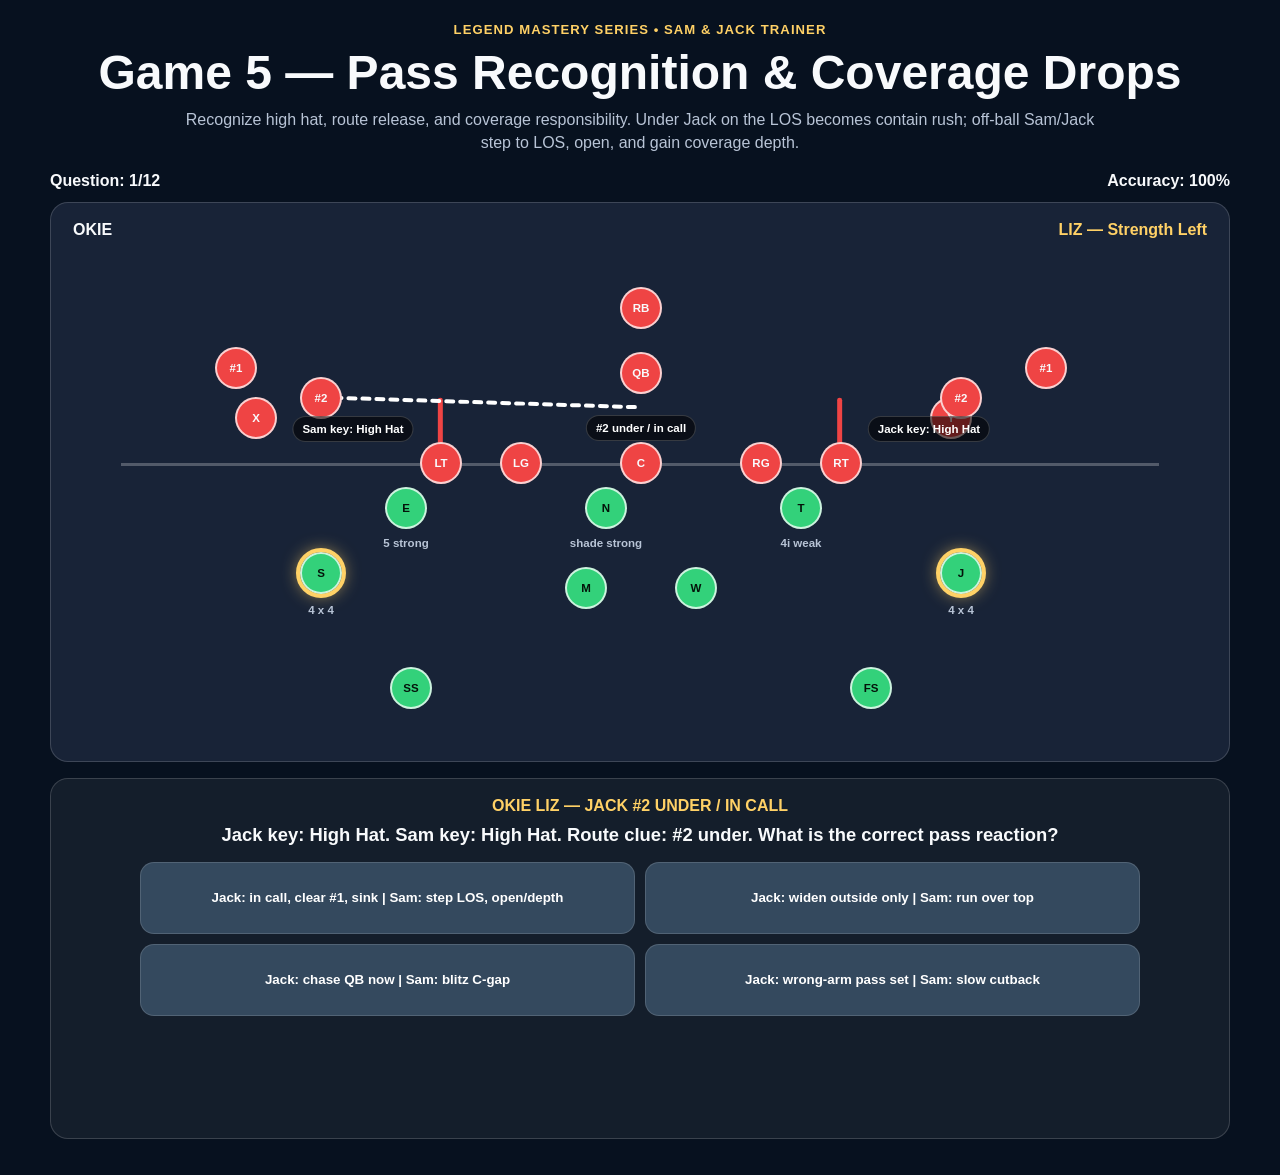
<file: games/game5.html>
<!doctype html>
<html lang="en">
<head>
<meta charset="utf-8" />
<meta name="viewport" content="width=device-width,initial-scale=1" />
<title>Game 5 — Pass Recognition & Coverage Drops</title>
<style>
:root{--bg:#07111f;--field:#182337;--text:#f8fafc;--muted:#b8c4d6;--red:#ef4444;--green:#33d17a;--blue:#4da3ff;--yellow:#ffd166;--purple:#c084fc}
*{box-sizing:border-box}
body{margin:0;font-family:Arial,Helvetica,sans-serif;background:var(--bg);color:var(--text)}
.wrap{width:min(1180px,calc(100% - 28px));margin:0 auto;padding:22px 0 36px}
header{text-align:center}.kicker{color:var(--yellow);font-weight:900;text-transform:uppercase;letter-spacing:.08em;font-size:.82rem}
h1{margin:8px 0;font-size:clamp(1.8rem,4vw,3rem)}.sub{color:var(--muted);max-width:930px;margin:0 auto;line-height:1.45}
.hud{display:flex;justify-content:space-between;margin:18px 0 12px;font-weight:900}
.field{position:relative;height:560px;border-radius:18px;background:var(--field);border:1px solid rgba(255,255,255,.16);overflow:hidden}
.los{position:absolute;left:70px;right:70px;top:260px;border-top:3px solid rgba(255,255,255,.25)}
.front-title{position:absolute;left:22px;top:18px;font-weight:900}.strength{position:absolute;right:22px;top:18px;font-weight:900;color:var(--yellow)}
.player{position:absolute;width:42px;height:42px;border-radius:50%;display:flex;align-items:center;justify-content:center;font-size:.72rem;font-weight:900;transform:translate(-50%,-50%);border:2px solid rgba(255,255,255,.75);z-index:8}
.off{background:var(--red)}.def{background:var(--green);color:#04130a}.focus{outline:4px solid var(--yellow);box-shadow:0 0 18px rgba(255,209,102,.8)}
.tag,.read-label{position:absolute;transform:translate(-50%,-50%);font-size:.72rem;font-weight:900;z-index:12;white-space:nowrap}.tag{color:var(--muted)}
.read-label{background:rgba(0,0,0,.58);border:1px solid rgba(255,255,255,.18);padding:6px 9px;border-radius:999px;color:white}
svg{position:absolute;inset:0;width:100%;height:100%;pointer-events:none;z-index:5}
.block-line{stroke:var(--red);stroke-width:5;fill:none;stroke-linecap:round;stroke-linejoin:round;marker-end:url(#arrowRed)}
.route-line{stroke:#fff;stroke-width:4;fill:none;stroke-dasharray:7 7;stroke-linecap:round;marker-end:url(#arrowWhite)}
.sam-line{stroke:var(--yellow);stroke-width:5;fill:none;stroke-linecap:round;stroke-linejoin:round;marker-end:url(#arrowYellow)}
.jack-line{stroke:var(--blue);stroke-width:5;fill:none;stroke-linecap:round;stroke-linejoin:round;marker-end:url(#arrowBlue)}
.draw{stroke-dasharray:900;stroke-dashoffset:900;animation:drawLine 1.25s ease forwards}@keyframes drawLine{to{stroke-dashoffset:0}}
.question-card{margin-top:16px;padding:18px;border-radius:18px;border:1px solid rgba(255,255,255,.16);background:rgba(255,255,255,.055);text-align:center}
.scenario-title{color:var(--yellow);font-weight:900;text-transform:uppercase;margin-bottom:8px}.question{font-size:1.15rem;font-weight:900;margin-bottom:14px;line-height:1.35}
.choices{display:grid;grid-template-columns:repeat(2,1fr);gap:10px;max-width:1000px;margin:0 auto}
button{min-height:72px;border:1px solid rgba(255,255,255,.14);border-radius:14px;background:#34495e;color:white;font-weight:900;cursor:pointer;padding:10px;line-height:1.25}
button:hover{filter:brightness(1.12)}button:disabled{opacity:.55;cursor:not-allowed}
.feedback{min-height:90px;margin-top:14px;font-weight:800;line-height:1.45;color:var(--muted)}.correct{color:var(--green)}.incorrect{color:#ff8a8a}
.complete{display:none;margin-top:16px;padding:18px;border-radius:18px;background:rgba(51,209,122,.12);border:1px solid rgba(51,209,122,.35);text-align:center}
@media(max-width:760px){.field{height:500px}.choices{grid-template-columns:1fr}.player{width:36px;height:36px;font-size:.64rem}}
</style>
</head>
<body>
<div class="wrap">
<header>
  <div class="kicker">Legend Mastery Series • Sam & Jack Trainer</div>
  <h1>Game 5 — Pass Recognition & Coverage Drops</h1>
  <p class="sub">Recognize high hat, route release, and coverage responsibility. Under Jack on the LOS becomes contain rush; off-ball Sam/Jack step to LOS, open, and gain coverage depth.</p>
</header>

<section class="hud">
  <div>Question: <span id="qNum">1</span>/<span id="qTotal">12</span></div>
  <div>Accuracy: <span id="accuracy">100</span>%</div>
</section>

<section class="field" id="field">
  <div class="front-title" id="frontTitle"></div>
  <div class="strength" id="strengthTitle"></div>
  <div class="los"></div>
  <svg id="svg" viewBox="0 0 1180 560" preserveAspectRatio="none">
    <defs>
      <marker id="arrowRed" markerWidth="10" markerHeight="10" refX="8" refY="3" orient="auto"><path d="M0,0 L0,6 L9,3 z" fill="#ef4444"></path></marker>
      <marker id="arrowWhite" markerWidth="10" markerHeight="10" refX="8" refY="3" orient="auto"><path d="M0,0 L0,6 L9,3 z" fill="#fff"></path></marker>
      <marker id="arrowYellow" markerWidth="10" markerHeight="10" refX="8" refY="3" orient="auto"><path d="M0,0 L0,6 L9,3 z" fill="#ffd166"></path></marker>
      <marker id="arrowBlue" markerWidth="10" markerHeight="10" refX="8" refY="3" orient="auto"><path d="M0,0 L0,6 L9,3 z" fill="#4da3ff"></path></marker>
    </defs>
  </svg>
</section>

<section class="question-card">
  <div class="scenario-title" id="scenarioTitle"></div>
  <div class="question" id="questionText"></div>
  <div class="choices" id="choices"></div>
  <div class="feedback" id="feedback"></div>
</section>

<section class="complete" id="completeBox">
  <h2>Game Complete</h2>
  <p id="finalScore"></p>
  <button onclick="restartGame()">Restart Game</button>
</section>
</div>

<script>
const field=document.getElementById("field");
const svg=document.getElementById("svg");

const scenarios=[
  S("UNDER","RIP","Under Rip — High Hat Both Sides","High Hat","High Hat","2 vertical","jackRush","samCoverage","Jack is on the LOS in Under, so high hat sends him into contain rush. Sam is off the ball, so he enters coverage."),
  S("UNDER","LIZ","Under Liz — Sam Deuces / #2 Vertical","High Hat","High Hat","#2 vertical","jackRush","samCarry2","Sam opens to #2, walls/carries vertical, then looks for work after release."),
  S("UNDER","RIP","Under Rip — Sam #2 Out / Flat Threat","High Hat","High Hat","#2 out","jackRush","samFlat","Sam opens to #2 and must drive to the flat/out threat while Jack rushes contain."),
  S("UNDER","LIZ","Under Liz — Sam #2 Under / In Call","High Hat","High Hat","#2 under","jackRush","samInCall","Sam makes the in call, clears #1/slant, then sinks for drag/dig help."),
  S("UNDER","RIP","Under Rip — Sam #1 Inside Break","High Hat","High Hat","#1 inside","jackRush","samJump1","If #1 breaks inside before 10 yards, Sam releases #2 and jumps #1."),
  S("UNDER","LIZ","Under Liz — Jack Pass Rush Discipline","High Hat","High Hat","QB climb","jackRushSqueeze","samCoverage","Jack rushes contain, never past QB depth, and squeezes the pocket if he cannot turn the corner."),

  S("OKIE","RIP","Okie Rip — Both Off Ball High Hat","High Hat","High Hat","2 vertical","jackCoverage","samCoverage","In Okie both Sam and Jack are off ball, so both step toward LOS, open, and gain coverage depth."),
  S("OKIE","LIZ","Okie Liz — Jack #2 Vertical","High Hat","High Hat","#2 vertical","jackCarry2","samCoverage","Jack is off ball in Okie. He opens to #2, walls/carries vertical, then looks for work."),
  S("OKIE","RIP","Okie Rip — Jack #2 Out / Flat","High Hat","High Hat","#2 out","jackFlat","samCoverage","Jack drives the out/flat threat while Sam works coverage opposite."),
  S("OKIE","LIZ","Okie Liz — Jack #2 Under / In Call","High Hat","High Hat","#2 under","jackInCall","samCoverage","Jack makes the in call, clears #1/slant, then sinks for crossers."),
  S("OKIE","RIP","Okie Rip — Sam #1 Sits / Smash Alert","High Hat","High Hat","#1 sits","jackCoverage","samSmash","Sam plays seam-to-flat and helps on the hitch/smash window."),
  S("OKIE","LIZ","Okie Liz — Both High Hat / QB Scramble","High Hat","High Hat","QB scramble","jackCoverageWork","samCoverageWork","Both players gain depth, square, and look for work/QB scramble after the route declares.")
];

let order=[],current=0,correct=0,attempts=0,locked=false;

function S(front,strength,title,jackBlock,samBlock,route,jackReaction,samReaction,why){
  return{front,strength,title,jackBlock,samBlock,route,jackReaction,samReaction,why,
    correct:`Jack: ${short(jackReaction)} | Sam: ${short(samReaction)}`,
    question:`Jack key: ${jackBlock}. Sam key: ${samBlock}. Route clue: ${route}. What is the correct pass reaction?`
  };
}
function short(r){
  return{
    jackRush:"contain rush, QB depth",
    jackRushSqueeze:"contain rush, squeeze pocket",
    jackCoverage:"step LOS, open/depth",
    jackCarry2:"open, wall/carry #2",
    jackFlat:"open, drive flat/out",
    jackInCall:"in call, clear #1, sink",
    jackCoverageWork:"gain depth, square, find work",
    samCoverage:"step LOS, open/depth",
    samCarry2:"open, wall/carry #2",
    samFlat:"open, drive flat/out",
    samInCall:"in call, clear #1, sink",
    samJump1:"release #2, jump #1",
    samSmash:"seam-flat, help smash",
    samCoverageWork:"gain depth, square, find work"
  }[r];
}
function explain(r,who){
  return{
    jackRush:`${who}: high hat on the LOS means contain rush. Keep outside shoulder and never run past QB depth.`,
    jackRushSqueeze:`${who}: contain rush first. If you cannot turn the corner, squeeze the blocker into the QB and constrict space.`,
    jackCoverage:`${who}: high hat off the ball means short step toward LOS, open hips, and gain depth away from LOS into coverage.`,
    jackCarry2:`${who}: open to #2, feel #2, see #1, wall/carry #2 vertical, then square and look for work.`,
    jackFlat:`${who}: open to #2 and drive the out/flat threat. Do not drift underneath grass.`,
    jackInCall:`${who}: #2 under means make the in call, snap eyes to #1, clear slant, then sink for drag/dig help.`,
    jackCoverageWork:`${who}: gain depth, square up, scan routes, and be ready for QB scramble or work crossing your face.`,
    samCoverage:`${who}: high hat off the ball means short step toward LOS, open hips, and gain depth away from LOS into coverage.`,
    samCarry2:`${who}: open to #2, feel #2, see #1, wall/carry #2 vertical, then square and look for work.`,
    samFlat:`${who}: open to #2 and drive the out/flat threat. Keep the route in front and play high-to-low.`,
    samInCall:`${who}: #2 under means make the in call, clear #1/slant, then sink inside for drag or dig help.`,
    samJump1:`${who}: if #1 breaks inside before 10 yards, release #2 to safety help and jump #1.`,
    samSmash:`${who}: if #1 sits, play seam-to-flat and help on the hitch/smash window while reading QB shoulder break.`,
    samCoverageWork:`${who}: gain depth, square up, scan routes, and be ready for QB scramble or new work.`
  }[r];
}
function shuffle(a){a=[...a];for(let i=a.length-1;i>0;i--){let j=Math.floor(Math.random()*(i+1));[a[i],a[j]]=[a[j],a[i]];}return a;}
function startGame(){order=shuffle(scenarios);current=0;correct=0;attempts=0;locked=false;document.getElementById("qTotal").textContent=order.length;document.getElementById("completeBox").style.display="none";loadScenario();}
function restartGame(){startGame();window.scrollTo({top:0,behavior:"smooth"});}
function loadScenario(){
  locked=false;const s=order[current];clearField();
  document.getElementById("qNum").textContent=current+1;
  document.getElementById("frontTitle").textContent=s.front;
  document.getElementById("strengthTitle").textContent=`${s.strength} — ${s.strength==="RIP"?"Strength Right":"Strength Left"}`;
  document.getElementById("scenarioTitle").textContent=s.title;
  document.getElementById("questionText").textContent=s.question;
  document.getElementById("feedback").textContent="";document.getElementById("feedback").className="feedback";
  updateAccuracy();drawOffense();s.front==="UNDER"?drawUnder(s.strength==="RIP"):drawOkie(s.strength==="RIP");drawLook(s);renderChoices(s);
}
function clearField(){[...field.querySelectorAll(".player,.tag,.read-label")].forEach(e=>e.remove());[...svg.querySelectorAll("path")].forEach(e=>e.remove());}
function drawOffense(){
  addPlayer("X",205,215,"off");addPlayer("LT",390,260,"off");addPlayer("LG",470,260,"off");addPlayer("C",590,260,"off");addPlayer("RG",710,260,"off");addPlayer("RT",790,260,"off");addPlayer("Y",900,215,"off");addPlayer("QB",590,170,"off");addPlayer("RB",590,105,"off");
  addPlayer("#1",185,165,"off");addPlayer("#2",270,195,"off");addPlayer("#2",910,195,"off");addPlayer("#1",995,165,"off");
}
function drawUnder(rip){
  if(rip){addPlayer("E",825,305,"def");label("5 strong",825,340,"tag");addPlayer("N",625,305,"def");label("shade strong",625,340,"tag");addPlayer("T",430,305,"def");label("3 weak",430,340,"tag");addPlayer("J",355,305,"def focus");label("5 weak",355,340,"tag");addPlayer("S",910,370,"def focus");label("off ball",910,407,"tag");}
  else{addPlayer("E",355,305,"def");label("5 strong",355,340,"tag");addPlayer("N",555,305,"def");label("shade strong",555,340,"tag");addPlayer("T",750,305,"def");label("3 weak",750,340,"tag");addPlayer("J",825,305,"def focus");label("5 weak",825,340,"tag");addPlayer("S",270,370,"def focus");label("off ball",270,407,"tag");}
  addPlayer("M",535,385,"def");addPlayer("W",645,385,"def");addPlayer("SS",360,485,"def");addPlayer("FS",820,485,"def");
}
function drawOkie(rip){
  if(rip){addPlayer("E",825,305,"def");label("5 strong",825,340,"tag");addPlayer("N",625,305,"def");label("shade strong",625,340,"tag");addPlayer("T",430,305,"def");label("4i weak",430,340,"tag");addPlayer("J",270,370,"def focus");label("4 x 4",270,407,"tag");addPlayer("S",910,370,"def focus");label("4 x 4",910,407,"tag");}
  else{addPlayer("E",355,305,"def");label("5 strong",355,340,"tag");addPlayer("N",555,305,"def");label("shade strong",555,340,"tag");addPlayer("T",750,305,"def");label("4i weak",750,340,"tag");addPlayer("J",910,370,"def focus");label("4 x 4",910,407,"tag");addPlayer("S",270,370,"def focus");label("4 x 4",270,407,"tag");}
  addPlayer("M",535,385,"def");addPlayer("W",645,385,"def");addPlayer("SS",360,485,"def");addPlayer("FS",820,485,"def");
}
function P(s){
  const rip=s.strength==="RIP";
  if(rip)return{jackOT:{x:390,y:260,dir:-1},samOT:{x:790,y:260,dir:1},jack:{x:s.front==="UNDER"?355:270,y:s.front==="UNDER"?305:370},sam:{x:910,y:370},jackEdge:{x:350,y:255},samEdge:{x:875,y:255}};
  return{jackOT:{x:790,y:260,dir:1},samOT:{x:390,y:260,dir:-1},jack:{x:s.front==="UNDER"?825:910,y:s.front==="UNDER"?305:370},sam:{x:270,y:370},jackEdge:{x:830,y:255},samEdge:{x:305,y:255}};
}
function drawLook(s){
  const p=P(s);
  drawBlockAt(p.jackOT,"Jack key: "+s.jackBlock);
  drawBlockAt(p.samOT,"Sam key: "+s.samBlock);
  drawRoutes(s);
}
function drawBlockAt(key,text){
  path(key.x,key.y,key.x,key.y-62,"block-line");
  label(text,key.x+key.dir*88,key.y-34,"read-label");
}
function drawRoutes(s){
  const rip=s.strength==="RIP";
  const strongX=rip?910:270;
  const weakX=rip?270:910;

  if(s.route.includes("#2 vertical") || s.route==="2 vertical"){
    path(strongX,195,strongX,105,"route-line");
    label("#2 vertical",strongX,88,"read-label");
  }
  if(s.route==="#2 out"){
    path(strongX,195,strongX+55*(strongX>590?1:-1),170,"route-line");
    label("#2 out / flat",strongX+70*(strongX>590?1:-1),160,"read-label");
  }
  if(s.route==="#2 under"){
    path(strongX,195,590,205,"route-line");
    label("#2 under / in call",590,225,"read-label");
  }
  if(s.route==="#1 inside"){
    path(strongX+85*(strongX>590?1:-1),165,590,190,"route-line");
    label("#1 inside break",590,170,"read-label");
  }
  if(s.route==="#1 sits"){
    path(strongX+85*(strongX>590?1:-1),165,strongX+45*(strongX>590?1:-1),165,"route-line");
    label("#1 sits / smash alert",strongX+55*(strongX>590?1:-1),145,"read-label");
  }
  if(s.route==="QB climb" || s.route==="QB scramble"){
    path(590,170,590,220,"route-line");
    label(s.route,590,236,"read-label");
  }
}
function renderChoices(s){
  const box=document.getElementById("choices");box.innerHTML="";
  const choices=shuffle([s.correct,"Jack: chase QB now | Sam: blitz C-gap","Jack: wrong-arm pass set | Sam: slow cutback","Jack: widen outside only | Sam: run over top"]);
  choices.forEach(choice=>{const b=document.createElement("button");b.textContent=choice;b.onclick=()=>submitAnswer(choice,s);box.appendChild(b);});
}
function submitAnswer(choice,s){
  if(locked)return;attempts++;
  if(choice!==s.correct){document.getElementById("feedback").className="feedback incorrect";document.getElementById("feedback").textContent="Not yet. High hat changes the job. Check whether the player is on the LOS or off the ball.";updateAccuracy();return;}
  locked=true;correct++;[...document.querySelectorAll("#choices button")].forEach(b=>b.disabled=true);
  drawReactions(s);const fb=document.getElementById("feedback");fb.className="feedback correct";fb.textContent=`${s.why} ${explain(s.jackReaction,"Jack")} ${explain(s.samReaction,"Sam")}`;updateAccuracy();
  setTimeout(()=>{current++;if(current>=order.length)endGame();else loadScenario();},7500);
}
function drawReactions(s){const p=P(s);drawReaction("jack",p,s.jackReaction);drawReaction("sam",p,s.samReaction);}
function drawReaction(who,p,r){
  const isJ=who==="jack",cls=isJ?"jack-line draw":"sam-line draw",name=isJ?"Jack":"Sam",start=isJ?p.jack:p.sam,edge=isJ?p.jackEdge:p.samEdge,toCenter=start.x>590?-1:1;
  if(r==="jackRush"){path(start.x,start.y,edge.x,edge.y,cls);path(edge.x,edge.y,edge.x+toCenter*28,edge.y-72,cls);label(`${name}: contain rush`,edge.x,edge.y-92,"read-label");}
  if(r==="jackRushSqueeze"){path(start.x,start.y,edge.x,edge.y,cls);path(edge.x,edge.y,edge.x+toCenter*18,edge.y-58,cls);label(`${name}: rush / squeeze pocket`,edge.x,edge.y-80,"read-label");}
  if(r==="jackCoverage"||r==="jackCarry2"||r==="jackFlat"||r==="jackInCall"||r==="jackCoverageWork"){path(start.x,start.y,edge.x,edge.y,cls);path(edge.x,edge.y,edge.x-toCenter*48,edge.y+72,cls);label(`${name}: step LOS → coverage`,edge.x,edge.y+92,"read-label");}
  if(r==="samCoverage"||r==="samCarry2"||r==="samFlat"||r==="samInCall"||r==="samJump1"||r==="samSmash"||r==="samCoverageWork"){path(start.x,start.y,edge.x,edge.y,cls);path(edge.x,edge.y,edge.x-toCenter*48,edge.y+72,cls);label(`${name}: step LOS → coverage`,edge.x,edge.y+92,"read-label");}
}
function updateAccuracy(){document.getElementById("accuracy").textContent=attempts===0?100:Math.round((correct/attempts)*100);}
function endGame(){document.getElementById("completeBox").style.display="block";document.getElementById("finalScore").textContent=`Final Accuracy: ${Math.round((correct/attempts)*100)}%`;}
function addPlayer(t,x,y,c){const e=document.createElement("div");e.className="player "+c;e.style.left=x+"px";e.style.top=y+"px";e.textContent=t;field.appendChild(e);}
function label(t,x,y,c){const e=document.createElement("div");e.className=c;e.style.left=x+"px";e.style.top=y+"px";e.textContent=t;field.appendChild(e);}
function path(x1,y1,x2,y2,c){const p=document.createElementNS("http://www.w3.org/2000/svg","path");p.setAttribute("d",`M ${x1} ${y1} L ${x2} ${y2}`);p.setAttribute("class",c);svg.appendChild(p);}
startGame();
</script>
</body>
</html>
</file>
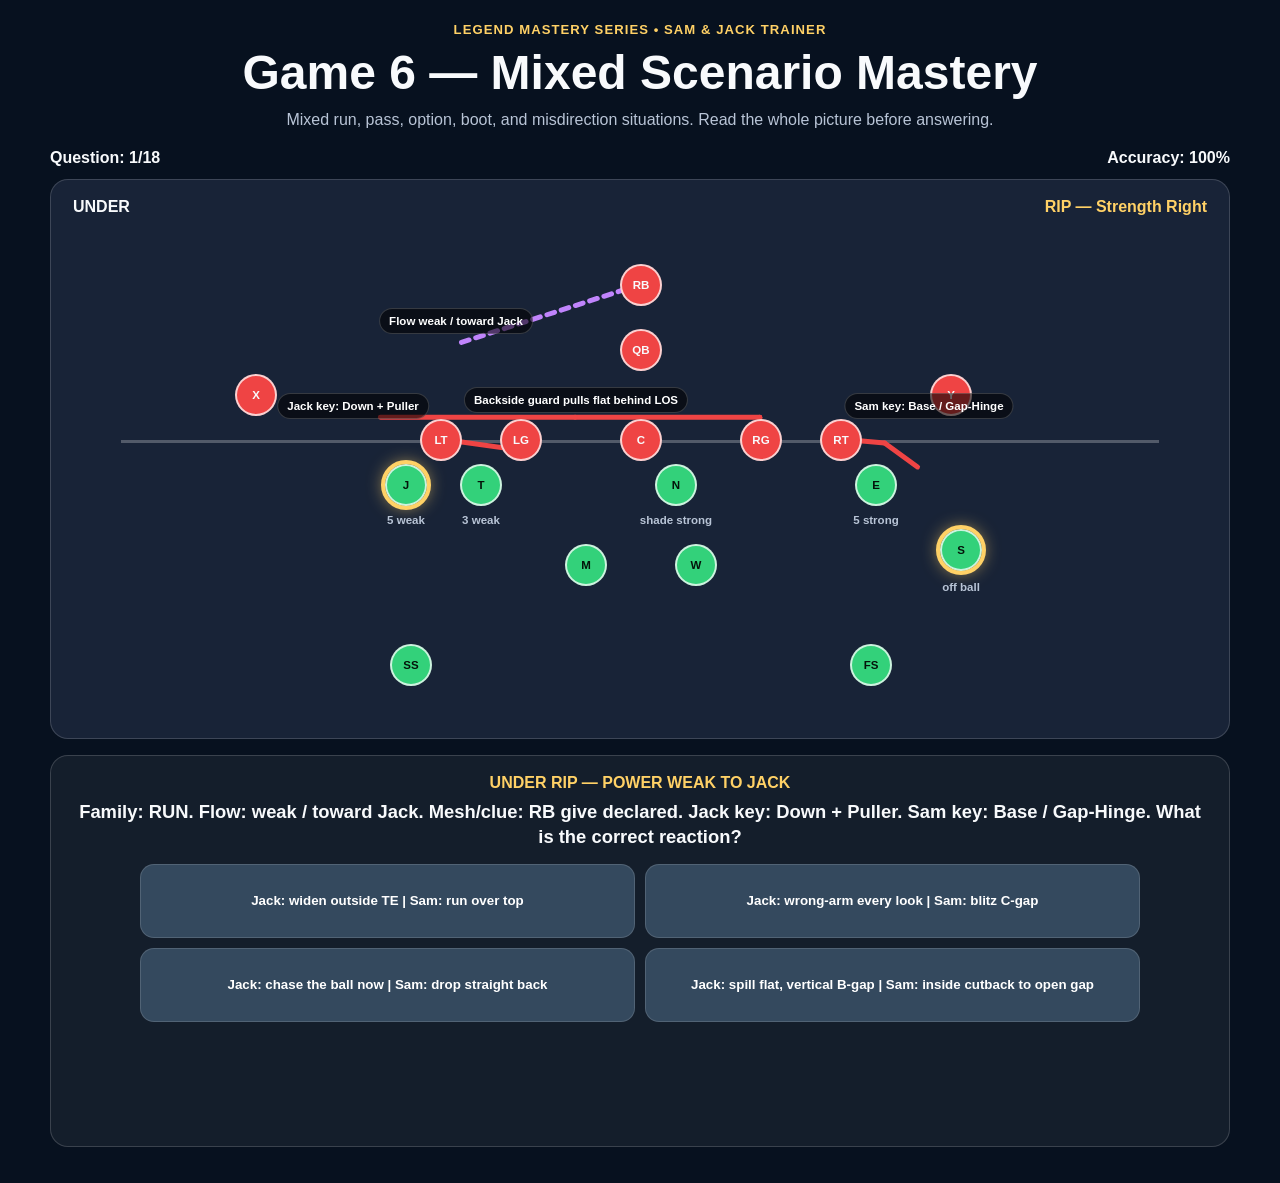
<file: games/game6.html>
<!doctype html>
<html lang="en">
<head>
<meta charset="utf-8" />
<meta name="viewport" content="width=device-width,initial-scale=1" />
<title>Game 6 — Mixed Scenario Mastery</title>
<style>
:root{--bg:#07111f;--field:#182337;--text:#f8fafc;--muted:#b8c4d6;--red:#ef4444;--green:#33d17a;--blue:#4da3ff;--yellow:#ffd166;--purple:#c084fc}
*{box-sizing:border-box}
body{margin:0;font-family:Arial,Helvetica,sans-serif;background:var(--bg);color:var(--text)}
.wrap{width:min(1180px,calc(100% - 28px));margin:0 auto;padding:22px 0 36px}
header{text-align:center}.kicker{color:var(--yellow);font-weight:900;text-transform:uppercase;letter-spacing:.08em;font-size:.82rem}
h1{margin:8px 0;font-size:clamp(1.8rem,4vw,3rem)}.sub{color:var(--muted);max-width:940px;margin:0 auto;line-height:1.45}
.hud{display:flex;justify-content:space-between;margin:18px 0 12px;font-weight:900}
.field{position:relative;height:560px;border-radius:18px;background:var(--field);border:1px solid rgba(255,255,255,.16);overflow:hidden}
.los{position:absolute;left:70px;right:70px;top:260px;border-top:3px solid rgba(255,255,255,.25)}
.front-title{position:absolute;left:22px;top:18px;font-weight:900}.strength{position:absolute;right:22px;top:18px;font-weight:900;color:var(--yellow)}
.player{position:absolute;width:42px;height:42px;border-radius:50%;display:flex;align-items:center;justify-content:center;font-size:.72rem;font-weight:900;transform:translate(-50%,-50%);border:2px solid rgba(255,255,255,.75);z-index:8}
.off{background:var(--red)}.def{background:var(--green);color:#04130a}.focus{outline:4px solid var(--yellow);box-shadow:0 0 18px rgba(255,209,102,.8)}
.tag,.read-label{position:absolute;transform:translate(-50%,-50%);font-size:.72rem;font-weight:900;z-index:12;white-space:nowrap}.tag{color:var(--muted)}
.read-label{background:rgba(0,0,0,.58);border:1px solid rgba(255,255,255,.18);padding:6px 9px;border-radius:999px;color:white}
svg{position:absolute;inset:0;width:100%;height:100%;pointer-events:none;z-index:5}
.block-line{stroke:var(--red);stroke-width:5;fill:none;stroke-linecap:round;stroke-linejoin:round;marker-end:url(#arrowRed)}
.ball-line{stroke:var(--purple);stroke-width:5;fill:none;stroke-dasharray:8 7;stroke-linecap:round;marker-end:url(#arrowPurple)}
.mesh-line,.route-line{stroke:#fff;stroke-width:4;fill:none;stroke-dasharray:7 7;stroke-linecap:round;marker-end:url(#arrowWhite)}
.sam-line{stroke:var(--yellow);stroke-width:5;fill:none;stroke-linecap:round;stroke-linejoin:round;marker-end:url(#arrowYellow)}
.jack-line{stroke:var(--blue);stroke-width:5;fill:none;stroke-linecap:round;stroke-linejoin:round;marker-end:url(#arrowBlue)}
.draw{stroke-dasharray:900;stroke-dashoffset:900;animation:drawLine 1.25s ease forwards}@keyframes drawLine{to{stroke-dashoffset:0}}
.question-card{margin-top:16px;padding:18px;border-radius:18px;border:1px solid rgba(255,255,255,.16);background:rgba(255,255,255,.055);text-align:center}
.scenario-title{color:var(--yellow);font-weight:900;text-transform:uppercase;margin-bottom:8px}.question{font-size:1.15rem;font-weight:900;margin-bottom:14px;line-height:1.35}
.choices{display:grid;grid-template-columns:repeat(2,1fr);gap:10px;max-width:1000px;margin:0 auto}
button{min-height:74px;border:1px solid rgba(255,255,255,.14);border-radius:14px;background:#34495e;color:white;font-weight:900;cursor:pointer;padding:10px;line-height:1.25}
button:hover{filter:brightness(1.12)}button:disabled{opacity:.55;cursor:not-allowed}
.feedback{min-height:92px;margin-top:14px;font-weight:800;line-height:1.45;color:var(--muted)}.correct{color:var(--green)}.incorrect{color:#ff8a8a}
.complete{display:none;margin-top:16px;padding:18px;border-radius:18px;background:rgba(51,209,122,.12);border:1px solid rgba(51,209,122,.35);text-align:center}
@media(max-width:760px){.field{height:500px}.choices{grid-template-columns:1fr}.player{width:36px;height:36px;font-size:.64rem}}
</style>
</head>

<body>
<div class="wrap">
<header>
  <div class="kicker">Legend Mastery Series • Sam & Jack Trainer</div>
  <h1>Game 6 — Mixed Scenario Mastery</h1>
  <p class="sub">
    Mixed run, pass, option, boot, and misdirection situations. Read the whole picture before answering.
  </p>
</header>

<section class="hud">
  <div>Question: <span id="qNum">1</span>/<span id="qTotal">18</span></div>
  <div>Accuracy: <span id="accuracy">100</span>%</div>
</section>

<section class="field" id="field">
  <div class="front-title" id="frontTitle"></div>
  <div class="strength" id="strengthTitle"></div>
  <div class="los"></div>

  <svg id="svg" viewBox="0 0 1180 560" preserveAspectRatio="none">
    <defs>
      <marker id="arrowRed" markerWidth="10" markerHeight="10" refX="8" refY="3" orient="auto"><path d="M0,0 L0,6 L9,3 z" fill="#ef4444"></path></marker>
      <marker id="arrowPurple" markerWidth="10" markerHeight="10" refX="8" refY="3" orient="auto"><path d="M0,0 L0,6 L9,3 z" fill="#c084fc"></path></marker>
      <marker id="arrowWhite" markerWidth="10" markerHeight="10" refX="8" refY="3" orient="auto"><path d="M0,0 L0,6 L9,3 z" fill="#fff"></path></marker>
      <marker id="arrowYellow" markerWidth="10" markerHeight="10" refX="8" refY="3" orient="auto"><path d="M0,0 L0,6 L9,3 z" fill="#ffd166"></path></marker>
      <marker id="arrowBlue" markerWidth="10" markerHeight="10" refX="8" refY="3" orient="auto"><path d="M0,0 L0,6 L9,3 z" fill="#4da3ff"></path></marker>
    </defs>
  </svg>
</section>

<section class="question-card">
  <div class="scenario-title" id="scenarioTitle"></div>
  <div class="question" id="questionText"></div>
  <div class="choices" id="choices"></div>
  <div class="feedback" id="feedback"></div>
</section>

<section class="complete" id="completeBox">
  <h2>Game Complete</h2>
  <p id="finalScore"></p>
  <button onclick="restartGame()">Restart Game</button>
</section>
</div>

<script>
const field=document.getElementById("field");
const svg=document.getElementById("svg");

const scenarios=[
  S("UNDER","RIP","Under Rip — Power Weak to Jack","run","weak","give","Down + Puller","Base / Gap-Hinge","jackSpill","samCutback"),
  S("UNDER","LIZ","Under Liz — Jack Zone Read / QB Pull","option","weak","pull","Zone","Zone Away","jackQB","samCutback"),
  S("UNDER","RIP","Under Rip — Jack Base / Sam Away","run","weak","give","Base / Out","Pull Away","jackBase","samCutback"),
  S("UNDER","LIZ","Under Liz — Sam Zone Flow","run","strong","give","Down — No Puller","Zone","jackQB","samBounce"),
  S("UNDER","RIP","Under Rip — High Hat RPO","pass","pass","pass","High Hat","High Hat","jackRush","samCoverage"),
  S("UNDER","LIZ","Under Liz — Counter Weak","run","weak","give","Down + Puller","Base / Gap-Hinge","jackSpill","samCutback"),
  S("UNDER","RIP","Under Rip — QB Keep Phase","option","strong","keep","Down — No Puller","Base / Out","jackQB","samBounce"),
  S("UNDER","LIZ","Under Liz — Sam Flat Threat","pass","pass","pass","High Hat","High Hat","jackRush","samFlat"),
  S("UNDER","RIP","Under Rip — Sam In Call","pass","pass","pass","High Hat","High Hat","jackRush","samInCall"),

  S("OKIE","RIP","Okie Rip — Zone Read Weak / QB Pull","option","weak","pull","Zone","Pull Away","jackBoxQB","samCutback"),
  S("OKIE","LIZ","Okie Liz — Power Strong to Sam","run","strong","give","Zone Away","Down + Puller","jackLate","samBox"),
  S("OKIE","RIP","Okie Rip — Outside Zone Strong","run","strong","give","Base / Out","Zone","jackSetEdge","samBounce"),
  S("OKIE","LIZ","Okie Liz — Boot Away From Jack","option","strong","boot","Zone Away","Base / Out","jackLate","samSetEdge"),
  S("OKIE","RIP","Okie Rip — Both High Hat","pass","pass","pass","High Hat","High Hat","jackCoverage","samCoverage"),
  S("OKIE","LIZ","Okie Liz — Jack Flat Threat","pass","pass","pass","High Hat","High Hat","jackFlat","samCoverage"),
  S("OKIE","RIP","Okie Rip — Jack #2 Vertical","pass","pass","pass","High Hat","High Hat","jackCarry2","samCoverage"),
  S("OKIE","LIZ","Okie Liz — Jack Down No Puller","run","weak","give","Down — No Puller","Zone Away","jackLate","samCutback"),
  S("OKIE","RIP","Okie Rip — Sam Smash Alert","pass","pass","pass","High Hat","High Hat","jackCoverage","samSmash")
];

let order=[],current=0,correct=0,attempts=0,locked=false;

function S(front,strength,title,family,flow,mesh,jackBlock,samBlock,jackReaction,samReaction){
  return{
    front,strength,title,family,flow,mesh,jackBlock,samBlock,jackReaction,samReaction,
    correct:`Jack: ${short(jackReaction)} | Sam: ${short(samReaction)}`,
    question:`Family: ${family.toUpperCase()}. Flow: ${flowText(flow)}. Mesh/clue: ${meshText(mesh)}. Jack key: ${jackBlock}. Sam key: ${samBlock}. What is the correct reaction?`
  };
}

function short(r){
  return{
    jackSpill:"spill flat, vertical B-gap",
    jackQB:"squeeze, QB leverage",
    jackBase:"lockout, square, sit gap",
    jackRush:"contain rush, QB depth",
    jackBoxQB:"box inside, QB point",
    jackLate:"hold leverage, late contain",
    jackSetEdge:"set edge, force inside",
    jackCoverage:"step LOS, open/depth",
    jackFlat:"open, drive flat/out",
    jackCarry2:"open, wall/carry #2",
    samCutback:"inside cutback to open gap",
    samBounce:"hold bounce, B cutback",
    samBox:"box kickout, force inside",
    samCoverage:"step LOS, open/depth",
    samFlat:"open, drive flat/out",
    samInCall:"in call, clear #1, sink",
    samSetEdge:"set edge, force inside",
    samSmash:"seam-flat, help smash"
  }[r];
}

function flowText(f){return f==="weak"?"weak / toward Jack":f==="strong"?"strong / toward Sam":f==="pass"?"pass / high hat":"mixed";}
function meshText(m){return{pull:"QB pull threat",give:"RB give declared",keep:"QB keep/read phase",boot:"boot/reverse alert",pass:"pass set / route release"}[m];}

function explain(r,who){
  return{
    jackSpill:`${who}: down with puller. Spill under the flat puller path, wrong-arm it, and turn vertical into B-gap.`,
    jackQB:`${who}: on-the-line read responsibility. Squeeze, stay square, keep QB leverage, and do not chase the give.`,
    jackBase:`${who}: base/out on the LOS. Inside hand to chest, outside hand to shoulder, half-man leverage, lock out, square, and sit gap.`,
    jackRush:`${who}: high hat on the LOS. Convert to contain rush and never run past QB depth.`,
    jackBoxQB:`${who}: off-ball read side. Box the ball back inside and play the inside point of the QB.`,
    jackLate:`${who}: flow away in Okie with no C-gap player. Hold leverage for boot, reverse, broken play, or QB pull.`,
    jackSetEdge:`${who}: attack the leverage point just outside OT, set the edge, and force the ball inside.`,
    jackCoverage:`${who}: high hat off the ball. Step toward LOS, open hips, and gain depth away from LOS.`,
    jackFlat:`${who}: open to #2 and drive the out/flat threat. Do not drift under grass.`,
    jackCarry2:`${who}: open to #2, wall/carry vertical, then square and look for work.`,
    samCutback:`${who}: flow away with a 5-tech to your side. Stay square and slow cutback inside to the open gap.`,
    samBounce:`${who}: flow to you. Hold bounce first, then work square into B-gap cutback as the ball declares.`,
    samBox:`${who}: down/puller to you. Box at the leverage point and force the ball inside.`,
    samCoverage:`${who}: high hat off the ball. Step toward LOS, open hips, and gain depth away from LOS.`,
    samFlat:`${who}: open to #2 and drive flat/out high-to-low.`,
    samInCall:`${who}: #2 under means make the in call, clear #1/slant, then sink for drag/dig help.`,
    samSetEdge:`${who}: set the edge at the leverage point and force the ball inside.`,
    samSmash:`${who}: #1 sits. Play seam-to-flat and help the hitch/smash window.`
  }[r];
}

function shuffle(a){a=[...a];for(let i=a.length-1;i>0;i--){let j=Math.floor(Math.random()*(i+1));[a[i],a[j]]=[a[j],a[i]];}return a;}
function startGame(){order=shuffle(scenarios);current=0;correct=0;attempts=0;locked=false;document.getElementById("qTotal").textContent=order.length;document.getElementById("completeBox").style.display="none";loadScenario();}
function restartGame(){startGame();window.scrollTo({top:0,behavior:"smooth"});}

function loadScenario(){
  locked=false;const s=order[current];clearField();
  document.getElementById("qNum").textContent=current+1;
  document.getElementById("frontTitle").textContent=s.front;
  document.getElementById("strengthTitle").textContent=`${s.strength} — ${s.strength==="RIP"?"Strength Right":"Strength Left"}`;
  document.getElementById("scenarioTitle").textContent=s.title;
  document.getElementById("questionText").textContent=s.question;
  document.getElementById("feedback").textContent="";document.getElementById("feedback").className="feedback";
  updateAccuracy();
  drawOffense(s.family);
  s.front==="UNDER"?drawUnder(s.strength==="RIP"):drawOkie(s.strength==="RIP");
  drawLook(s);renderChoices(s);
}

function clearField(){[...field.querySelectorAll(".player,.tag,.read-label")].forEach(e=>e.remove());[...svg.querySelectorAll("path")].forEach(e=>e.remove());}

function drawOffense(family){
  addPlayer("X",205,215,"off");addPlayer("LT",390,260,"off");addPlayer("LG",470,260,"off");addPlayer("C",590,260,"off");addPlayer("RG",710,260,"off");addPlayer("RT",790,260,"off");addPlayer("Y",900,215,"off");addPlayer("QB",590,170,"off");addPlayer("RB",590,105,"off");
  if(family==="pass"){addPlayer("#1",185,165,"off");addPlayer("#2",270,195,"off");addPlayer("#2",910,195,"off");addPlayer("#1",995,165,"off");}
}

function drawUnder(rip){
  if(rip){addPlayer("E",825,305,"def");label("5 strong",825,340,"tag");addPlayer("N",625,305,"def");label("shade strong",625,340,"tag");addPlayer("T",430,305,"def");label("3 weak",430,340,"tag");addPlayer("J",355,305,"def focus");label("5 weak",355,340,"tag");addPlayer("S",910,370,"def focus");label("off ball",910,407,"tag");}
  else{addPlayer("E",355,305,"def");label("5 strong",355,340,"tag");addPlayer("N",555,305,"def");label("shade strong",555,340,"tag");addPlayer("T",750,305,"def");label("3 weak",750,340,"tag");addPlayer("J",825,305,"def focus");label("5 weak",825,340,"tag");addPlayer("S",270,370,"def focus");label("off ball",270,407,"tag");}
  addPlayer("M",535,385,"def");addPlayer("W",645,385,"def");addPlayer("SS",360,485,"def");addPlayer("FS",820,485,"def");
}

function drawOkie(rip){
  if(rip){addPlayer("E",825,305,"def");label("5 strong",825,340,"tag");addPlayer("N",625,305,"def");label("shade strong",625,340,"tag");addPlayer("T",430,305,"def");label("4i weak",430,340,"tag");addPlayer("J",270,370,"def focus");label("4 x 4",270,407,"tag");addPlayer("S",910,370,"def focus");label("4 x 4",910,407,"tag");}
  else{addPlayer("E",355,305,"def");label("5 strong",355,340,"tag");addPlayer("N",555,305,"def");label("shade strong",555,340,"tag");addPlayer("T",750,305,"def");label("4i weak",750,340,"tag");addPlayer("J",910,370,"def focus");label("4 x 4",910,407,"tag");addPlayer("S",270,370,"def focus");label("4 x 4",270,407,"tag");}
  addPlayer("M",535,385,"def");addPlayer("W",645,385,"def");addPlayer("SS",360,485,"def");addPlayer("FS",820,485,"def");
}

function P(s){
  const rip=s.strength==="RIP";
  if(rip)return{jackOT:{x:390,y:260,dir:-1,side:"left"},samOT:{x:790,y:260,dir:1,side:"right"},jack:{x:s.front==="UNDER"?355:270,y:s.front==="UNDER"?305:370},sam:{x:910,y:370},jackEdge:{x:350,y:255},samEdge:{x:875,y:255},jackInside:{x:455,y:330},samInside:{x:785,y:330},weakBall:{x:405,y:165},strongBall:{x:780,y:165}};
  return{jackOT:{x:790,y:260,dir:1,side:"right"},samOT:{x:390,y:260,dir:-1,side:"left"},jack:{x:s.front==="UNDER"?825:910,y:s.front==="UNDER"?305:370},sam:{x:270,y:370},jackEdge:{x:830,y:255},samEdge:{x:305,y:255},jackInside:{x:725,y:330},samInside:{x:395,y:330},weakBall:{x:775,y:165},strongBall:{x:405,y:165}};
}

function drawLook(s){
  const p=P(s);
  drawBlockAt(p.jackOT,s.jackBlock,"Jack key: "+s.jackBlock);
  drawBlockAt(p.samOT,s.samBlock,"Sam key: "+s.samBlock);

  if(s.flow==="weak"){path(590,105,p.weakBall.x,p.weakBall.y,"ball-line");label("Flow weak / toward Jack",p.weakBall.x,p.weakBall.y-24,"read-label");}
  if(s.flow==="strong"){path(590,105,p.strongBall.x,p.strongBall.y,"ball-line");label("Flow strong / toward Sam",p.strongBall.x,p.strongBall.y-24,"read-label");}
  if(s.mesh==="pull"){path(590,170,p.weakBall.x+55,p.weakBall.y+55,"mesh-line");label("QB pull threat",p.weakBall.x+70,p.weakBall.y+75,"read-label");}
  if(s.mesh==="keep"){path(590,170,p.strongBall.x-45,p.strongBall.y+55,"mesh-line");label("QB keep/read phase",p.strongBall.x-35,p.strongBall.y+75,"read-label");}
  if(s.mesh==="boot"){path(590,170,p.weakBall.x,p.weakBall.y+70,"mesh-line");label("Boot/reverse alert",p.weakBall.x,p.weakBall.y+95,"read-label");}
  if(s.mesh==="pass"){drawRoutes(s);}
}

function drawBlockAt(key,block,text){
  const d=key.dir;
  if(block==="Down + Puller"){path(key.x,key.y,key.x-d*72,key.y+10,"block-line");drawPull(key.side);}
  if(block==="Down — No Puller")path(key.x,key.y,key.x-d*75,key.y+10,"block-line");
  if(block==="Zone")path(key.x,key.y,key.x+d*58,key.y-8,"block-line");
  if(block==="Zone Away")path(key.x,key.y,key.x-d*55,key.y-6,"block-line");
  if(block==="Base / Out")path(key.x,key.y,key.x+d*68,key.y+4,"block-line");
  if(block==="Pull Away")path(key.x,key.y,key.x-d*130,key.y+18,"block-line");
  if(block==="High Hat")path(key.x,key.y,key.x,key.y-62,"block-line");
  if(block==="Base / Gap-Hinge"){path(key.x,key.y,key.x+d*45,key.y+4,"block-line");path(key.x+d*45,key.y+4,key.x+d*78,key.y+28,"block-line");}
  label(text,key.x+d*88,key.y-34,"read-label");
}

function drawPull(side){
  const y=238;
  if(side==="left"){path(710,260,710,y,"block-line");path(710,y,525,y,"block-line");path(525,y,330,y,"block-line");label("Backside guard pulls flat behind LOS",525,y-18,"read-label");}
  else{path(470,260,470,y,"block-line");path(470,y,655,y,"block-line");path(655,y,850,y,"block-line");label("Backside guard pulls flat behind LOS",655,y-18,"read-label");}
}

function drawRoutes(s){
  const rip=s.strength==="RIP";
  const strongX=rip?910:270;
  if(s.samReaction==="samFlat"||s.jackReaction==="jackFlat"){path(strongX,195,strongX+55*(strongX>590?1:-1),170,"route-line");label("#2 out / flat",strongX+70*(strongX>590?1:-1),160,"read-label");}
  else if(s.samReaction==="samInCall"){path(strongX,195,590,205,"route-line");label("#2 under / in call",590,225,"read-label");}
  else if(s.jackReaction==="jackCarry2"){path(strongX,195,strongX,105,"route-line");label("#2 vertical",strongX,88,"read-label");}
  else if(s.samReaction==="samSmash"){path(strongX+85*(strongX>590?1:-1),165,strongX+45*(strongX>590?1:-1),165,"route-line");label("#1 sits / smash alert",strongX+55*(strongX>590?1:-1),145,"read-label");}
  else{path(590,105,590,175,"mesh-line");label("High hat / pass set",590,205,"read-label");}
}

function renderChoices(s){
  const box=document.getElementById("choices");box.innerHTML="";
  const choices=shuffle([s.correct,"Jack: chase the ball now | Sam: drop straight back","Jack: widen outside TE | Sam: run over top","Jack: wrong-arm every look | Sam: blitz C-gap"]);
  choices.forEach(choice=>{const b=document.createElement("button");b.textContent=choice;b.onclick=()=>submitAnswer(choice,s);box.appendChild(b);});
}

function submitAnswer(choice,s){
  if(locked)return;attempts++;
  if(choice!==s.correct){document.getElementById("feedback").className="feedback incorrect";document.getElementById("feedback").textContent="Not yet. This is mixed mastery: block, flow, mesh, and alignment all matter.";updateAccuracy();return;}
  locked=true;correct++;[...document.querySelectorAll("#choices button")].forEach(b=>b.disabled=true);
  drawReactions(s);
  const fb=document.getElementById("feedback");fb.className="feedback correct";fb.textContent=`${explain(s.jackReaction,"Jack")} ${explain(s.samReaction,"Sam")}`;
  updateAccuracy();
  setTimeout(()=>{current++;if(current>=order.length)endGame();else loadScenario();},7500);
}

function drawReactions(s){const p=P(s);drawReaction("jack",p,s.jackReaction);drawReaction("sam",p,s.samReaction);}

function drawReaction(who,p,r){
  const isJ=who==="jack",cls=isJ?"jack-line draw":"sam-line draw",name=isJ?"Jack":"Sam",start=isJ?p.jack:p.sam,edge=isJ?p.jackEdge:p.samEdge,inside=isJ?p.jackInside:p.samInside,toCenter=start.x>590?-1:1;

  if(r==="jackSpill"){const y=282,x=edge.x<590?430:750;path(start.x,start.y,x,y,cls);path(x,y,x,220,cls);label(`${name}: spill → vertical B`,x,204,"read-label");}
  if(r==="jackQB"){path(start.x,start.y,edge.x,edge.y,cls);path(edge.x,edge.y,edge.x+toCenter*36,edge.y-42,cls);label(`${name}: QB leverage`,edge.x,edge.y-60,"read-label");}
  if(r==="jackBase"){path(start.x,start.y,edge.x,edge.y,cls);label(`${name}: lockout / sit gap`,edge.x,edge.y-30,"read-label");}
  if(r==="jackRush"){path(start.x,start.y,edge.x,edge.y,cls);path(edge.x,edge.y,edge.x+toCenter*28,edge.y-72,cls);label(`${name}: contain rush`,edge.x,edge.y-92,"read-label");}
  if(r==="jackBoxQB"){path(start.x,start.y,edge.x,edge.y,cls);path(edge.x,edge.y,edge.x+toCenter*45,edge.y-35,cls);label(`${name}: box / QB point`,edge.x,edge.y-55,"read-label");}
  if(r==="jackLate"){path(start.x,start.y,start.x+toCenter*20,start.y-30,cls);label(`${name}: hold late contain`,start.x+toCenter*38,start.y-55,"read-label");}
  if(r==="jackSetEdge"){path(start.x,start.y,edge.x,edge.y,cls);label(`${name}: set edge`,edge.x,edge.y-30,"read-label");}
  if(r==="jackCoverage"||r==="jackFlat"||r==="jackCarry2"){path(start.x,start.y,edge.x,edge.y,cls);path(edge.x,edge.y,edge.x-toCenter*48,edge.y+72,cls);label(`${name}: step LOS → coverage`,edge.x,edge.y+92,"read-label");}

  if(r==="samCutback"){path(start.x,start.y,start.x+toCenter*52,start.y-10,cls);path(start.x+toCenter*52,start.y-10,inside.x,inside.y,cls);label(`${name}: inside cutback`,inside.x,inside.y-28,"read-label");}
  if(r==="samBounce"){path(start.x,start.y,edge.x,edge.y,cls);path(edge.x,edge.y,inside.x,inside.y,cls);label(`${name}: bounce → B cutback`,inside.x,inside.y-28,"read-label");}
  if(r==="samBox"){path(start.x,start.y,edge.x,edge.y,cls);label(`${name}: box leverage point`,edge.x,edge.y-30,"read-label");}
  if(r==="samCoverage"||r==="samFlat"||r==="samInCall"||r==="samSmash"){path(start.x,start.y,edge.x,edge.y,cls);path(edge.x,edge.y,edge.x-toCenter*48,edge.y+72,cls);label(`${name}: step LOS → coverage`,edge.x,edge.y+92,"read-label");}
  if(r==="samSetEdge"){path(start.x,start.y,edge.x,edge.y,cls);label(`${name}: set edge`,edge.x,edge.y-30,"read-label");}
}

function updateAccuracy(){document.getElementById("accuracy").textContent=attempts===0?100:Math.round((correct/attempts)*100);}
function endGame(){document.getElementById("completeBox").style.display="block";document.getElementById("finalScore").textContent=`Final Accuracy: ${Math.round((correct/attempts)*100)}%`;}
function addPlayer(t,x,y,c){const e=document.createElement("div");e.className="player "+c;e.style.left=x+"px";e.style.top=y+"px";e.textContent=t;field.appendChild(e);}
function label(t,x,y,c){const e=document.createElement("div");e.className=c;e.style.left=x+"px";e.style.top=y+"px";e.textContent=t;field.appendChild(e);}
function path(x1,y1,x2,y2,c){const p=document.createElementNS("http://www.w3.org/2000/svg","path");p.setAttribute("d",`M ${x1} ${y1} L ${x2} ${y2}`);p.setAttribute("class",c);svg.appendChild(p);}
startGame();
</script>
</body>
</html>
</file>
<file: styles.css>
:root {
  --bg: #07111f;
  --panel: #101b2d;
  --panel-2: #13223a;
  --text: #f8fafc;
  --muted: #b8c4d6;
  --line: rgba(255,255,255,0.12);
  --accent: #ff7a18;
  --accent-2: #ffd166;
  --green: #33d17a;
  --blue: #5aa9ff;
}

* {
  box-sizing: border-box;
}

body {
  margin: 0;
  font-family: Arial, Helvetica, sans-serif;
  background:
    radial-gradient(circle at top left, rgba(255,122,24,0.18), transparent 32rem),
    linear-gradient(180deg, #081120 0%, #050913 100%);
  color: var(--text);
}

.wrap {
  width: min(1180px, calc(100% - 32px));
  margin: 0 auto;
  padding: 28px 0 44px;
}

.hero {
  padding: 34px;
  border: 1px solid var(--line);
  border-radius: 24px;
  background:
    linear-gradient(135deg, rgba(255,122,24,0.16), transparent 40%),
    linear-gradient(180deg, rgba(255,255,255,0.06), rgba(255,255,255,0.02));
  box-shadow: 0 20px 60px rgba(0,0,0,0.35);
}

.kicker {
  color: var(--accent-2);
  font-weight: 800;
  letter-spacing: 0.08em;
  text-transform: uppercase;
  font-size: 0.86rem;
  margin-bottom: 10px;
}

.hero h1 {
  margin: 0;
  font-size: clamp(2.1rem, 5vw, 4rem);
  line-height: 1;
  color: white;
}

.sub {
  max-width: 850px;
  color: var(--muted);
  font-size: 1.08rem;
  line-height: 1.55;
  margin: 18px 0 0;
}

.pills {
  display: flex;
  flex-wrap: wrap;
  gap: 10px;
  margin-top: 22px;
}

.pill {
  border: 1px solid var(--line);
  border-radius: 999px;
  padding: 8px 12px;
  background: rgba(255,255,255,0.07);
  color: white;
  font-weight: 700;
  font-size: 0.9rem;
}

.grid {
  display: grid;
  grid-template-columns: repeat(3, 1fr);
  gap: 18px;
  margin-top: 22px;
}

.repo-card {
  position: relative;
  min-height: 245px;
  padding: 22px;
  border: 1px solid var(--line);
  border-radius: 20px;
  background:
    linear-gradient(180deg, rgba(255,255,255,0.075), rgba(255,255,255,0.025)),
    var(--panel);
  box-shadow: 0 16px 40px rgba(0,0,0,0.24);
}

.repo-card.live-card {
  border-color: rgba(51,209,122,0.55);
  box-shadow: 0 16px 45px rgba(51,209,122,0.10);
}

.repo-card h3 {
  margin: 34px 0 10px;
  font-size: 1.25rem;
  line-height: 1.25;
}

.repo-card h3 a {
  color: white;
  text-decoration: none;
}

.repo-card h3 a:hover {
  color: var(--accent-2);
}

.muted {
  color: var(--muted);
  line-height: 1.45;
  margin: 0;
}

.status {
  position: absolute;
  top: 16px;
  left: 18px;
  border-radius: 999px;
  padding: 6px 10px;
  font-size: 0.75rem;
  font-weight: 900;
  letter-spacing: 0.04em;
  text-transform: uppercase;
}

.status.live {
  color: #06230f;
  background: var(--green);
}

.status.build {
  color: #1d1300;
  background: var(--accent-2);
}

.status.planned {
  color: #d7e7ff;
  background: rgba(90,169,255,0.18);
  border: 1px solid rgba(90,169,255,0.35);
}

.btn-row {
  margin-top: 18px;
}

.btn {
  display: inline-flex;
  align-items: center;
  justify-content: center;
  min-height: 42px;
  padding: 10px 14px;
  border-radius: 12px;
  background: var(--accent);
  color: white;
  text-decoration: none;
  font-weight: 900;
}

.btn:hover {
  filter: brightness(1.1);
}

@media (max-width: 900px) {
  .grid {
    grid-template-columns: 1fr 1fr;
  }
}

@media (max-width: 640px) {
  .wrap {
    width: min(100% - 20px, 1180px);
    padding-top: 14px;
  }

  .hero {
    padding: 24px;
  }

  .grid {
    grid-template-columns: 1fr;
  }
}
</file>
